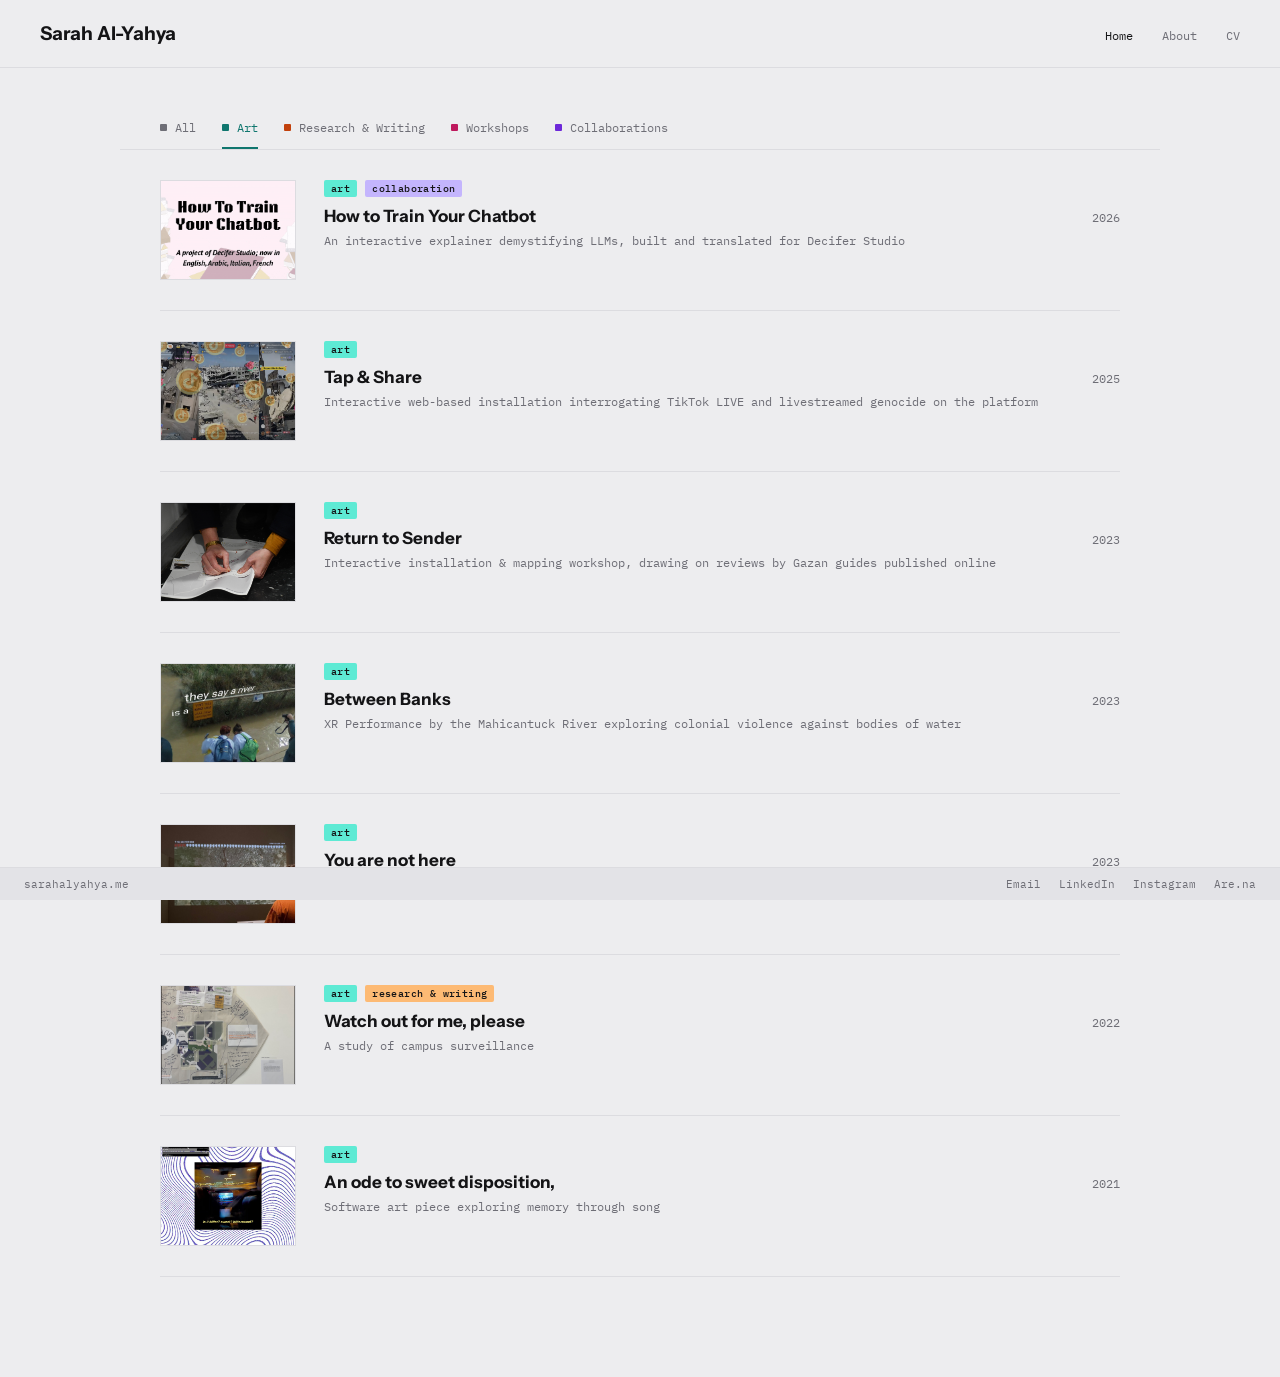
<file: index.html>
<!DOCTYPE html>
<html lang="en">
<head>
<meta charset="UTF-8">
<meta name="viewport" content="width=device-width, initial-scale=1.0">
<meta property="og:type" content="website">
<meta property="og:title" content="Sarah Al-Yahya">
<meta property="og:image" content="https://sarahalyahya.me/assets/websitePreview.png">
<meta property="og:url" content="https://sarahalyahya.me/">
<title>Sarah Al-Yahya</title>
<!-- <link rel="preconnect" href="https://fonts.googleapis.com">
<link href="https://fonts.googleapis.com/css2?family=Space+Grotesk:wght@400;500;700&family=IBM+Plex+Mono:wght@400;500&display=swap" rel="stylesheet"> -->
<link rel="icon" href="assets/favicon-16x16.ico">
<link rel="preconnect" href="https://fonts.googleapis.com">
<link rel="preconnect" href="https://fonts.gstatic.com" crossorigin>
<link href="https://fonts.googleapis.com/css2?family=Instrument+Sans:ital,wght@0,400..700;1,400..700&family=IBM+Plex+Mono:wght@400;500&display=swap" rel="stylesheet">
<link rel="stylesheet" href="css/style.css">
</head>
<body>

<!-- <div class="kicker">Research &amp; Practice Archive — Amman, Jordan</div> -->

<header>
  <div class="wordmark">Sarah Al-Yahya</div>
  <nav>
    <a href="index.html" class="active">Home</a>
    <a href="about.html">About</a>
    <a href="assets/AlYahya_Resume_Summer26.pdf" target="_blank">CV</a>
  </nav>
</header>

<!-- <div class="hero">
  <h1>Researcher and creative technologist working across <span class="hl">art, writing, and pedagogy</span> — centered on digital culture in Palestine and the SWANA region.</h1>

</div> -->

<div class="filters">
  <button data-filter="all"><span class="dotkey"></span>All</button>
  <button class="active"  data-filter="art"><span class="dotkey"></span>Art</button>
  <button data-filter="research-writing"><span class="dotkey"></span>Research & Writing</button>
  <button data-filter="workshops"><span class="dotkey"></span>Workshops</button>
  <button data-filter="collaborations"><span class="dotkey"></span>Collaborations</button>

</div>

<ul class="index-list" id="indexList">

  <!-- <li><a class="entry" href="projects/wilding-knowledge.html" data-categories="collaborations" data-primary="collaborations" data-slug="/wilding-knowledge">
    <div class="thumb"><div class="thumb-pending">image on file</div><div class="crop tl"></div><div class="crop tr"></div><div class="crop bl"></div><div class="crop br"></div></div>
    <div class="entry-body">
      <div class="entry-topline"><span class="entry-tag" data-cat="collaborations">collaboration</span></div>
      <div class="entry-head"><h2 class="entry-title">Wilding Knowledge</h2><span class="entry-year">2026</span></div>
      <div class="entry-meta">Festival Track Co-Curation — Mozilla Festival</div>
       <p class="entry-desc">Co-curated a track centering community-developed alternative technologies rooted in local and intergenerational knowledge.</p>
    </div>
  </a></li> -->

    <li><a class="entry" href="https://disjunctionsmag.com/articles/delivery-app-heroes/" target="_blank" data-categories="research-writing" data-primary="research-writing" data-slug="/delivery-app-hereos">
    <div class="thumb"><img src="assets/delivery-cover.webp" alt="" style="object-position: 20% 80%;"><div class="crop tl"></div><div class="crop tr"></div><div class="crop bl"></div><div class="crop br"></div></div>
    <div class="entry-body">
      <div class="entry-topline"><span class="entry-tag" data-cat="research-writing">research & writing</span></div>
      <div class="entry-head"><h2 class="entry-title">Delivery App Heroes: Gig Work in Times of Crisis</h2><span class="entry-year">2026</span></div>
      <div class="entry-meta">Essay in Disjunctions Magazine on delivery rider heroification on social media</div>
    </div>
  </a></li>

   <li><a class="entry" href="https://howtotrainyourchatbot.com/" target="_blank" data-categories="art collaborations" data-primary="art" data-slug="/how-to-train-your-chatbot">
    <div class="thumb"><img src="assets/howtotrain-cover.gif" style="object-position:top;" alt=""><div class="crop tl"></div><div class="crop tr"></div><div class="crop bl"></div><div class="crop br"></div></div>
    <div class="entry-body">
      <div class="entry-topline">

        <span class="entry-tag" data-cat="art">art</span>
        <span class="entry-tag" data-cat="collaborations">collaboration</span>
      </div>
      <div class="entry-head"><h2 class="entry-title">How to Train Your Chatbot</h2><span class="entry-year">2026</span></div>
      <div class="entry-meta">An interactive explainer demystifying LLMs, built and translated for Decifer Studio </div>
      <!-- <p class="entry-desc">An interactive explainer demystifying how large language models work, built for Decifer Studio</p> -->
    </div>
  </a></li>



  <li><a class="entry" href="https://etherport.org/publications/inc/Tactical_Media_Reader/chapters/witnessing-gaza-on-tiktok-live.html" target="_blank" data-categories="research-writing" data-primary="research-writing" data-slug="/witnessing-gaza-on-tiktok-live">
    <div class="thumb"><img src="assets/witnessing-cover.jpeg" alt="" style="object-position: 20% 80%;"><div class="crop tl"></div><div class="crop tr"></div><div class="crop bl"></div><div class="crop br"></div></div>
    <div class="entry-body">
      <div class="entry-topline"><span class="entry-tag" data-cat="research-writing">research & writing</span></div>
      <div class="entry-head"><h2 class="entry-title">Witnessing Gaza on TikTok LIVE</h2><span class="entry-year">2026</span></div>
      <div class="entry-meta">Chapter in <i>Fragments of Tactical Media</i>, published by The Institute of Network Cultures</div>
      <!-- <p class="entry-desc">Written contribution on livestreaming, platform bias, and witnessing under siege.</p> -->
    </div>
  </a></li>

   <li><a class="entry" href="https://daratalfunun.org/?event=attentive-listening-as-a-practice&lang=en" target="_blank" data-categories="workshops  collaborations" data-primary="workshops" data-slug="/attentive-listening">
    <div class="thumb"><img src="assets/attentive-listening-cover.jpg" alt=""><div class="crop tl"></div><div class="crop tr"></div><div class="crop bl"></div><div class="crop br"></div></div>
    <div class="entry-body">
      <div class="entry-topline">
        <span class="entry-tag" data-cat="workshops">workshop</span>
        <!-- <span class="entry-tag" data-cat="research-writing">research & writing</span> -->
        <span class="entry-tag" data-cat="collaborations">collaboration</span>
      </div>
      <div class="entry-head"><h2 class="entry-title">Attentive Listening as a Practice</h2><span class="entry-year">2026</span></div>
      <div class="entry-meta">A writing and listening workshop co-facilitated at Darat al Funun, Amman</div>
      <!-- <p class="entry-desc">A writing workshop exploring listening as method and practice.</p> -->
    </div>
  </a></li>

  <!-- <li><a class="entry" href="projects/where-my-street-remains.html" data-categories="collaborations art" data-primary="collaborations" data-slug="/where-my-street-remains">
    <div class="thumb"><div class="thumb-pending">image on file</div><div class="crop tl"></div><div class="crop tr"></div><div class="crop bl"></div><div class="crop br"></div></div>
    <div class="entry-body">
      <div class="entry-topline">

        <span class="entry-tag" data-cat="collaborations">collaboration</span>
        <span class="entry-tag" data-cat="art">art</span>
        <span class="entry-tag status-tag">in progress</span>
      </div>
      <div class="entry-head"><h2 class="entry-title">Where My Street Remains</h2><span class="entry-year">2026</span></div>
      <div class="entry-meta">Developer &amp; Co-Creator — Creative Industries Fund NL × CIHA</div>
      <p class="entry-desc">An interactive documentary on community memory in Gaza, supported by the Stimuleringsfonds Creatieve Industrie.</p>
    </div>
  </a></li> -->

   <li><a class="entry" href="projects/tap-and-share.html" data-categories="art" data-primary="art" data-slug="/tap-and-share">
    <div class="thumb"><img src="assets/tapnshare-cover.png" alt="Tap and Share installation tent with monitors and neon lighting"><div class="crop tl"></div><div class="crop tr"></div><div class="crop bl"></div><div class="crop br"></div></div>
    <div class="entry-body">
      <div class="entry-topline"><span class="entry-tag" data-cat="art">art</span></div>
      <div class="entry-head"><h2 class="entry-title">Tap &amp; Share</h2><span class="entry-year">2025</span></div>
      <div class="entry-meta">Interactive web-based installation interrogating TikTok LIVE and livestreamed genocide on the platform</div>
      <!-- <p class="entry-desc">Examines how the livestreamed genocide in Gaza is presented on TikTok LIVE, and the tension between a gamified platform and the realities of war.</p> -->
    </div>
  </a></li>

  <li><a class="entry" href="https://sfpc.study/sessions/summer-25/to-the-streets" target="_blank" data-categories="workshops collaborations" data-primary="workshops" data-slug="/sfpc-website">
    <div class="thumb"><img src="assets/tts-cover.gif" alt=""><div class="crop tl"></div><div class="crop tr"></div><div class="crop bl"></div><div class="crop br"></div></div>
    <div class="entry-body">
      <div class="entry-topline">

        <span class="entry-tag" data-cat="workshops">workshop</span>
        <span class="entry-tag" data-cat="collaborations">collaboration</span>
      </div>
      <div class="entry-head"><h2 class="entry-title">TO THE STREETS!</h2><span class="entry-year">2024–2025</span></div>
      <div class="entry-meta">Assistant teacher and workshop leader for the School for Poetic Computation</div>
      <!-- <p class="entry-desc">Managed course logistics and office hours, and supported curriculum design by curating guest speakers and course materials for a project-based course.</p> -->
    </div>
  </a></li>



  <!-- <li><a class="entry" href="projects/web-design-foundations.html" data-categories="workshops" data-primary="workshops" data-slug="/web-design-foundations">
    <div class="thumb"><div class="thumb-pending">image on file</div><div class="crop tl"></div><div class="crop tr"></div><div class="crop bl"></div><div class="crop br"></div></div>
    <div class="entry-body">
      <div class="entry-topline"><span class="entry-tag" data-cat="workshops">workshop</span></div>
      <div class="entry-head"><h2 class="entry-title">Web Design Foundations</h2><span class="entry-year">2025–2026</span></div>
      <div class="entry-meta">Course Design &amp; Instruction — German Jordanian University</div>
      <p class="entry-desc">A foundational curriculum in HTML, CSS, responsive design, and accessibility for students with no prior coding background.</p>
    </div>
  </a></li> -->



  <li class="entry" data-categories="research-writing" data-primary="research-writing" data-slug="/home">
    <div class="thumb"><img src="assets/threedays-cover.png"><div class="crop tl"></div><div class="crop tr"></div><div class="crop bl"></div><div class="crop br"></div></div>
    <div class="entry-body">
        <div class="entry-topline"><span class="entry-tag" data-cat="research-writing">research & writing</span></div>
        <div class="entry-head">
            <h2 class="entry-title"><a href="https://forensic-architecture.org/investigation/three-days-at-al-azhar-university" target="_blank">Three Days at AlAzhar University</a></h2>
            <span class="entry-year">2024</span>
        </div>
        <div class="entry-meta">Research contributions to Forensic Architecture's <i>Three Days at AlAzhar University</i></div>
    </div>
</li>

  <li><a class="entry" href="https://visualizingpalestine.org/book/" target="_blank" data-categories="research-writing" data-primary="research-writing" data-slug="/visualizing-palestine">
    <div class="thumb"><img src="assets/vp-cover.jpg" alt="" style="object-position: 20% 90%;"><div class="crop tl"></div><div class="crop tr"></div><div class="crop bl"></div><div class="crop br"></div></div>
    <div class="entry-body">
      <div class="entry-topline"><span class="entry-tag" data-cat="research-writing">research & writing</span></div>
      <div class="entry-head"><h2 class="entry-title">Visualizing Palestine: A Chronicle of Colonialism</h2><span class="entry-year">2024</span></div>
      <div class="entry-meta">Research contributions to selected data visualizations</div>
      <!-- <p class="entry-desc">Research contributions to selected infographics on colonialism and the struggle for liberation.</p> -->
    </div>
  </a></li>

  <li><a class="entry" href="projects/return-to-sender.html" data-categories="art" data-primary="art" data-slug="/return-to-sender">
    <div class="thumb"><img src="assets/returntosender-cover.png"><div class="crop tl"></div><div class="crop tr"></div><div class="crop bl"></div><div class="crop br"></div></div>
    <div class="entry-body">
      <div class="entry-topline"><span class="entry-tag" data-cat="art">art</span></div>
      <div class="entry-head"><h2 class="entry-title">Return to Sender</h2><span class="entry-year">2023</span></div>
      <div class="entry-meta">Interactive installation & mapping workshop, drawing on reviews by Gazan guides published online</div>
      <!-- <p class="entry-desc">Sorting years of undelivered mail from the Gaza Strip, mapping ordinary lives in the Strip prior to its destruction.</p> -->
    </div>
  </a></li>

   <li><a class="entry" href="projects/between-banks.html" data-categories="art" data-primary="art" data-slug="/between-banks">
    <div class="thumb"><img src="assets/betweenbanks-cover.PNG" ><div class="crop tl"></div><div class="crop tr"></div><div class="crop bl"></div><div class="crop br"></div></div>
    <div class="entry-body">
      <div class="entry-topline"><span class="entry-tag" data-cat="art">art</span></div>
      <div class="entry-head"><h2 class="entry-title">Between Banks</h2><span class="entry-year">2023</span></div>
      <div class="entry-meta">XR Performance by the Mahicantuck River exploring colonial violence against bodies of water </div>
    </div>
  </a></li>

  <li><a class="entry" href="projects/you-are-not-here.html" data-categories="art" data-primary="art" data-slug="/you-are-not-here">
    <div class="thumb"><img src="assets/yanh-cover.jpg" ><div class="crop tl"></div><div class="crop tr"></div><div class="crop bl"></div><div class="crop br"></div></div>
    <div class="entry-body">
      <div class="entry-topline"><span class="entry-tag" data-cat="art">art</span></div>
      <div class="entry-head"><h2 class="entry-title">You are not here</h2><span class="entry-year">2023</span></div>
      <div class="entry-meta"> A durational counter-mapping installation</div>
      <!-- <p class="entry-desc">A pin-based mapping installation reconstructing spatial narratives from first-hand testimony.</p> -->
    </div>
  </a></li>

   <li><a class="entry" href="projects/watch-out-for-me.html" data-categories="art" data-primary="art" data-slug="/watch-out-for-me">
    <div class="thumb"><img src="assets/watchoutforme-cover.png" ><div class="crop tl"></div><div class="crop tr"></div><div class="crop bl"></div><div class="crop br"></div></div>
    <div class="entry-body">
      <div class="entry-topline"><span class="entry-tag" data-cat="art">art</span>  <span class="entry-tag" data-cat="research-writing">research & writing</span></div>


      <div class="entry-head"><h2 class="entry-title">Watch out for me, please</h2><span class="entry-year">2022</span></div>
      <div class="entry-meta">A study of campus surveillance</div>
    </div>
  </a></li>

   <li><a class="entry" href="projects/an-ode-to-sweet-disposition.html" data-categories="art" data-primary="art" data-slug="/an-ode-to-sweet-disposition">
    <div class="thumb"><img src="assets/anode-cover.jpg" ><div class="crop tl"></div><div class="crop tr"></div><div class="crop bl"></div><div class="crop br"></div></div>
    <div class="entry-body">
      <div class="entry-topline"><span class="entry-tag" data-cat="art">art</span></div>
      <div class="entry-head"><h2 class="entry-title">An ode to sweet disposition,</h2><span class="entry-year">2021</span></div>
      <div class="entry-meta">Software art piece exploring memory through song</div>
    </div>
  </a></li>





  <!-- <li><a class="entry" href="projects/three-days.html" data-categories="research-writing art" data-primary="research-writing" data-slug="/three-days-at-alAzhar-university">
    <div class="thumb"><img src="assets/threedays-cover.png" ><div class="crop tl"></div><div class="crop tr"></div><div class="crop bl"></div><div class="crop br"></div></div>
    <div class="entry-body">
      <div class="entry-topline"><span class="entry-tag" data-cat="research-writing">research & writing</span><span class="entry-tag" data-cat="art">art</span></div>
      <div class="entry-head"><h2 class="entry-title">Three Days at AlAzhar University</h2><span class="entry-year">2024</span></div>
<div class="entry-meta">Research contributions to Forensic Architecture's <a href="https://forensic-architecture.org/investigation/three-days-at-al-azhar-university">Three Days at Al-Azhar University</a></div>
</li> -->


</ul>

<div class="status-bar">
  <div class="path">sarahalyahya.me<span id="slugText"></span></div>
  <div class="status-links">
    <a href="mailto:sarahalyahya18@gmail.com">Email</a>
    <a href="https://www.linkedin.com/in/sarah-al-yahya/" target="_blank" rel="noopener">LinkedIn</a>
    <a href="https://www.instagram.com/sarah_alyahya/" target="_blank" rel="noopener">Instagram</a>
    <a href="https://www.are.na/twtwtwtwt" target="_blank" rel="noopener">Are.na</a>
  </div>
</div>

<script src="js/main.js"></script>
</body>
</html>
</file>
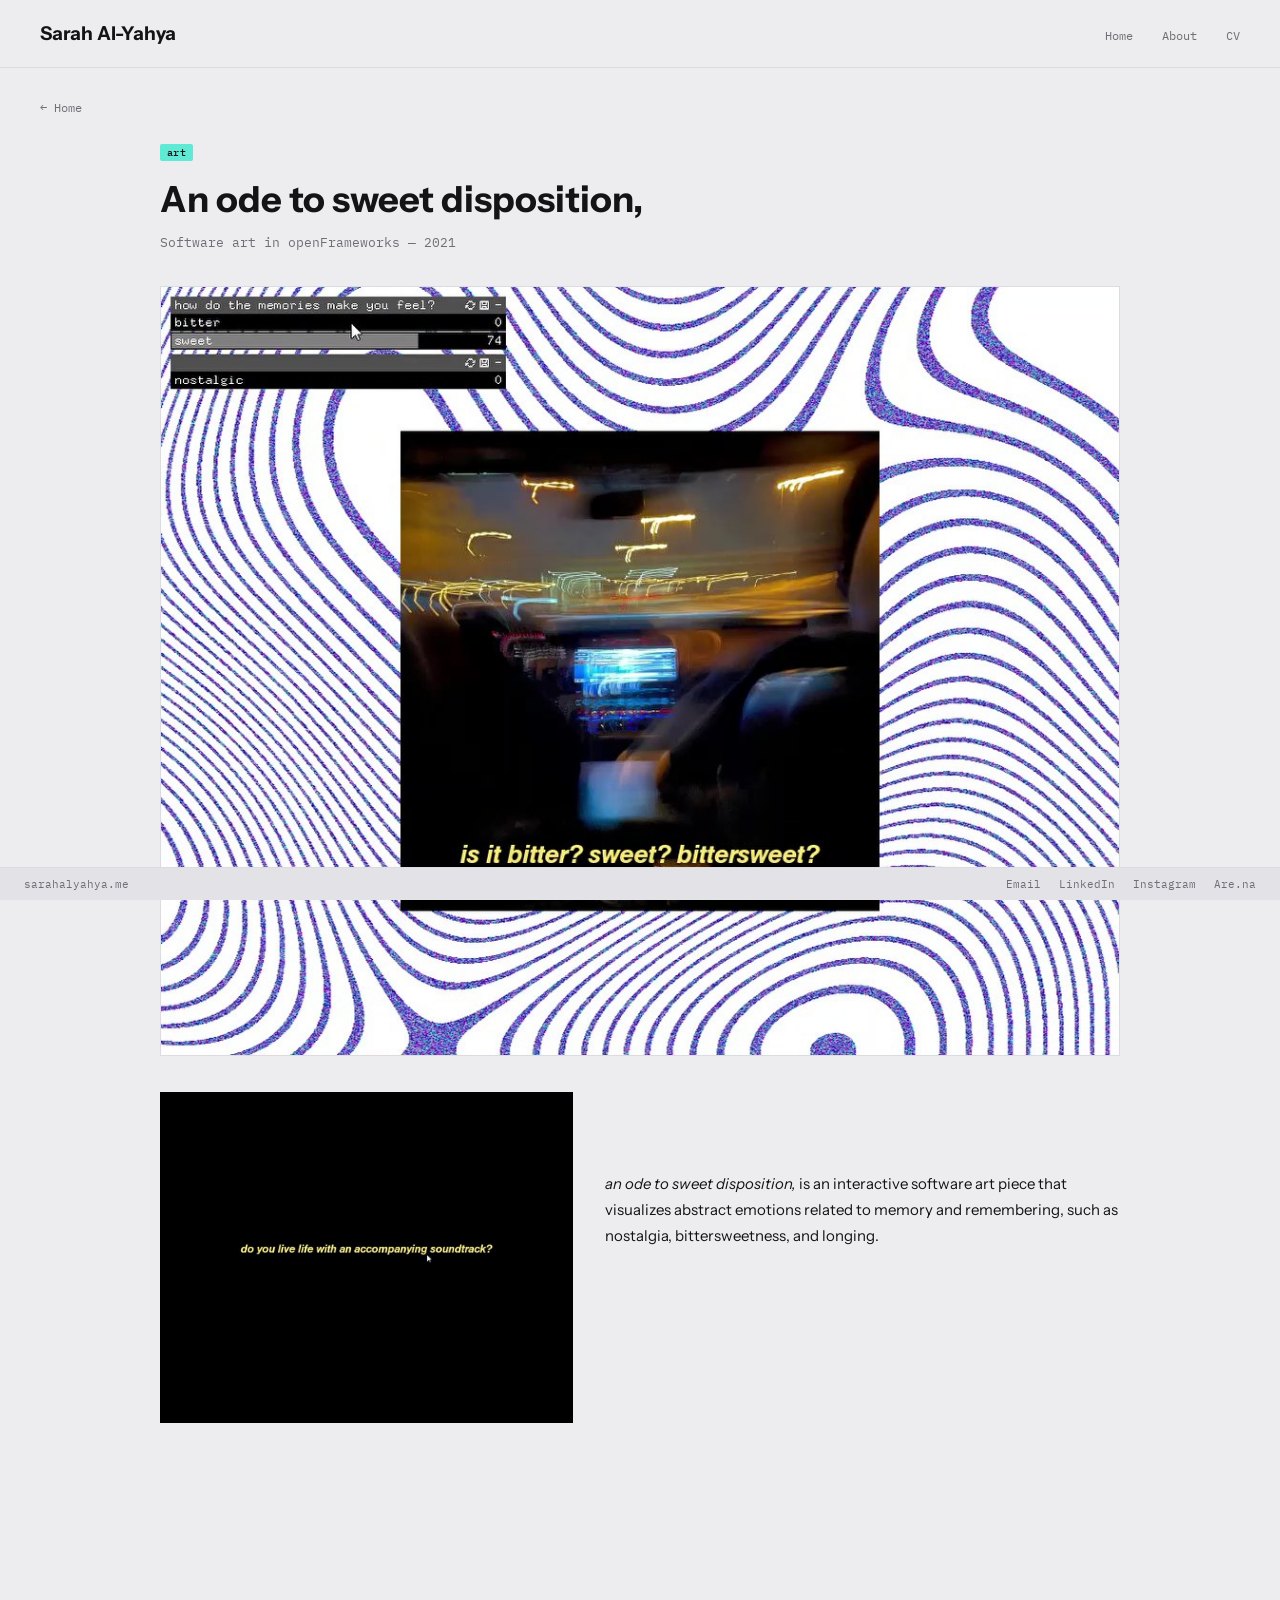
<file: projects/an-ode-to-sweet-disposition.html>
<!DOCTYPE html>
<html lang="en">
<head>
<meta charset="UTF-8">
<meta name="viewport" content="width=device-width, initial-scale=1.0">
<title>An ode to sweet disposition, — Sarah Al-Yahya</title>
<link rel="icon" href="../assets/favicon-16x16.ico">
<link rel="preconnect" href="https://fonts.googleapis.com">
<link href="https://fonts.googleapis.com/css2?family=Instrument+Sans:ital,wght@0,400..700;1,400..700&family=IBM+Plex+Mono:wght@400;500&display=swap" rel="stylesheet">
<link rel="stylesheet" href="../css/style.css">
</head>
<body>



<header>
  <div class="wordmark">Sarah Al-Yahya</div>
  <nav>
    <a href="../index.html">Home</a>
    <a href="../about.html">About</a>
    <a href="../assets/AlYahya_Resume_Summer26.pdf" target="_blank">CV</a>
  </nav>
</header>

<a class="back-link" href="../index.html">&larr; Home</a>

<div class="detail">
  <div class="entry-topline">
   
    <span class="entry-tag" data-cat="art">art</span>

  </div>
  <h1 class="title">An ode to sweet disposition,</h1>
  <div class="meta-line">Software art in openFrameworks <span class="year">2021</span></div>
</div>


<div class="hero-frame" data-primary="art">
  <div class="frame-block">
    <div class="frame-inner">
      <img src="../assets/ao2sd/ao2sd_0.jpg" alt="">
    </div>
  </div>
</div>


<div class="detail artwork-detail">
   <div class="frame-block">
    <div class="frame-inner">
      <img src="../assets/ao2sd/ao2sd_1.jpg"  style="width: 100%;" alt="" >
    </div>
  </div>
  <div class="body-text">
    <br><br><br>
    <p><i>an ode to sweet disposition,</i> is an interactive software art piece that visualizes abstract emotions related to memory and remembering, such as nostalgia, bittersweetness, and longing.</p>
    
</div>
</div>

<div class="detail artwork-detail">
   
<div class="frame-block">
    <div class="frame-inner">
      <iframe width="560" height="315" src="https://www.youtube.com/embed/ZKo50C-Dbmk?si=4kDnCQ436De0UrUb&amp;controls=0" title="YouTube video player" frameborder="0" allow="accelerometer; autoplay; clipboard-write; encrypted-media; gyroscope; picture-in-picture; web-share" referrerpolicy="strict-origin-when-cross-origin" allowfullscreen></iframe>
    </div>
  </div>
</div>





<div class="pager">
  <!-- <a href="visualizing-palestine.html">&larr; Visualizing Palestine: A Chronicle of Colonialism</a>
  <a class="next" href="you-are-not-here.html">You Are Not Here &rarr;</a> -->
</div>


<div class="status-bar">
  <div class="path">sarahalyahya.me<span id="slugText"></span></div>
  <div class="status-links">
    <a href="mailto:sarahalyahya18@gmail.com">Email</a>
    <a href="https://www.linkedin.com/in/sarah-al-yahya/" target="_blank" rel="noopener">LinkedIn</a>
    <a href="https://www.instagram.com/sarah_alyahya/" target="_blank" rel="noopener">Instagram</a>
    <a href="https://www.are.na/twtwtwtwt" target="_blank" rel="noopener">Are.na</a>
  </div>
</div>

<script src="../js/main.js"></script>
</body>
</html>
</file>
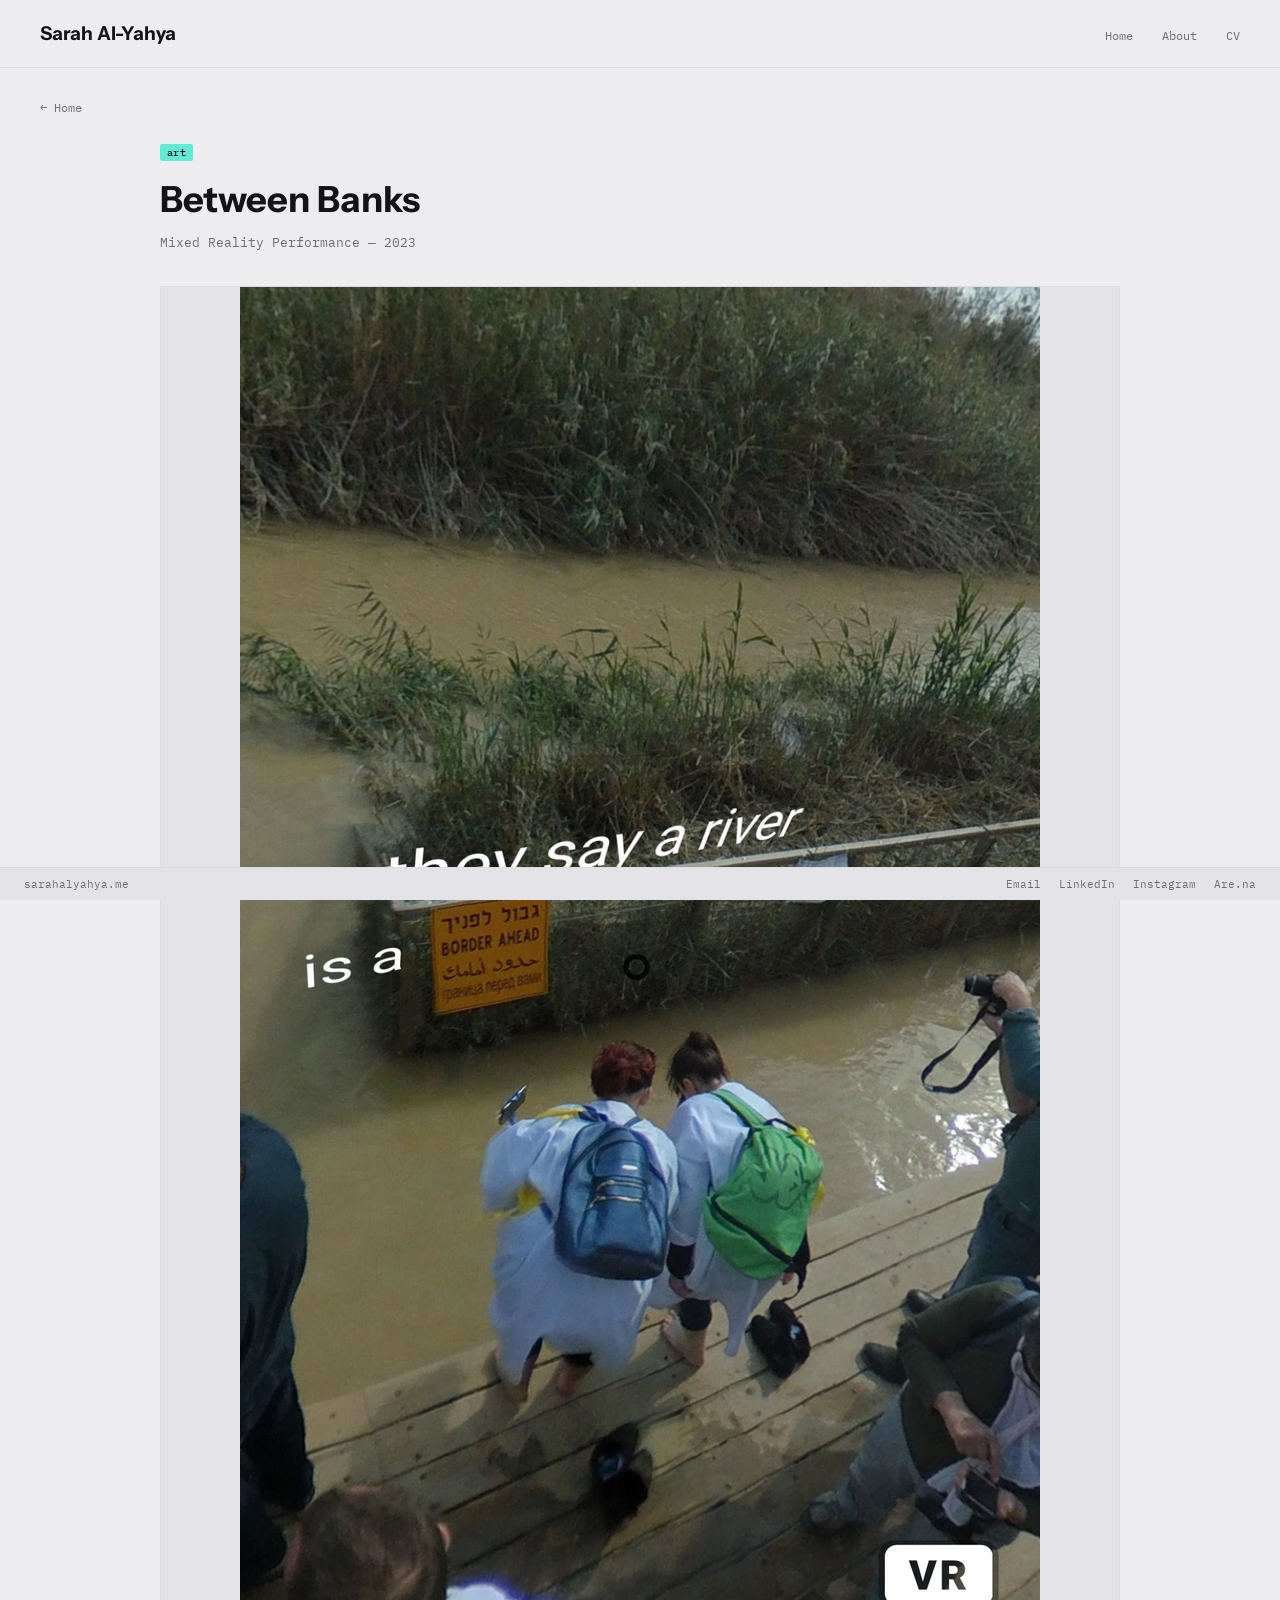
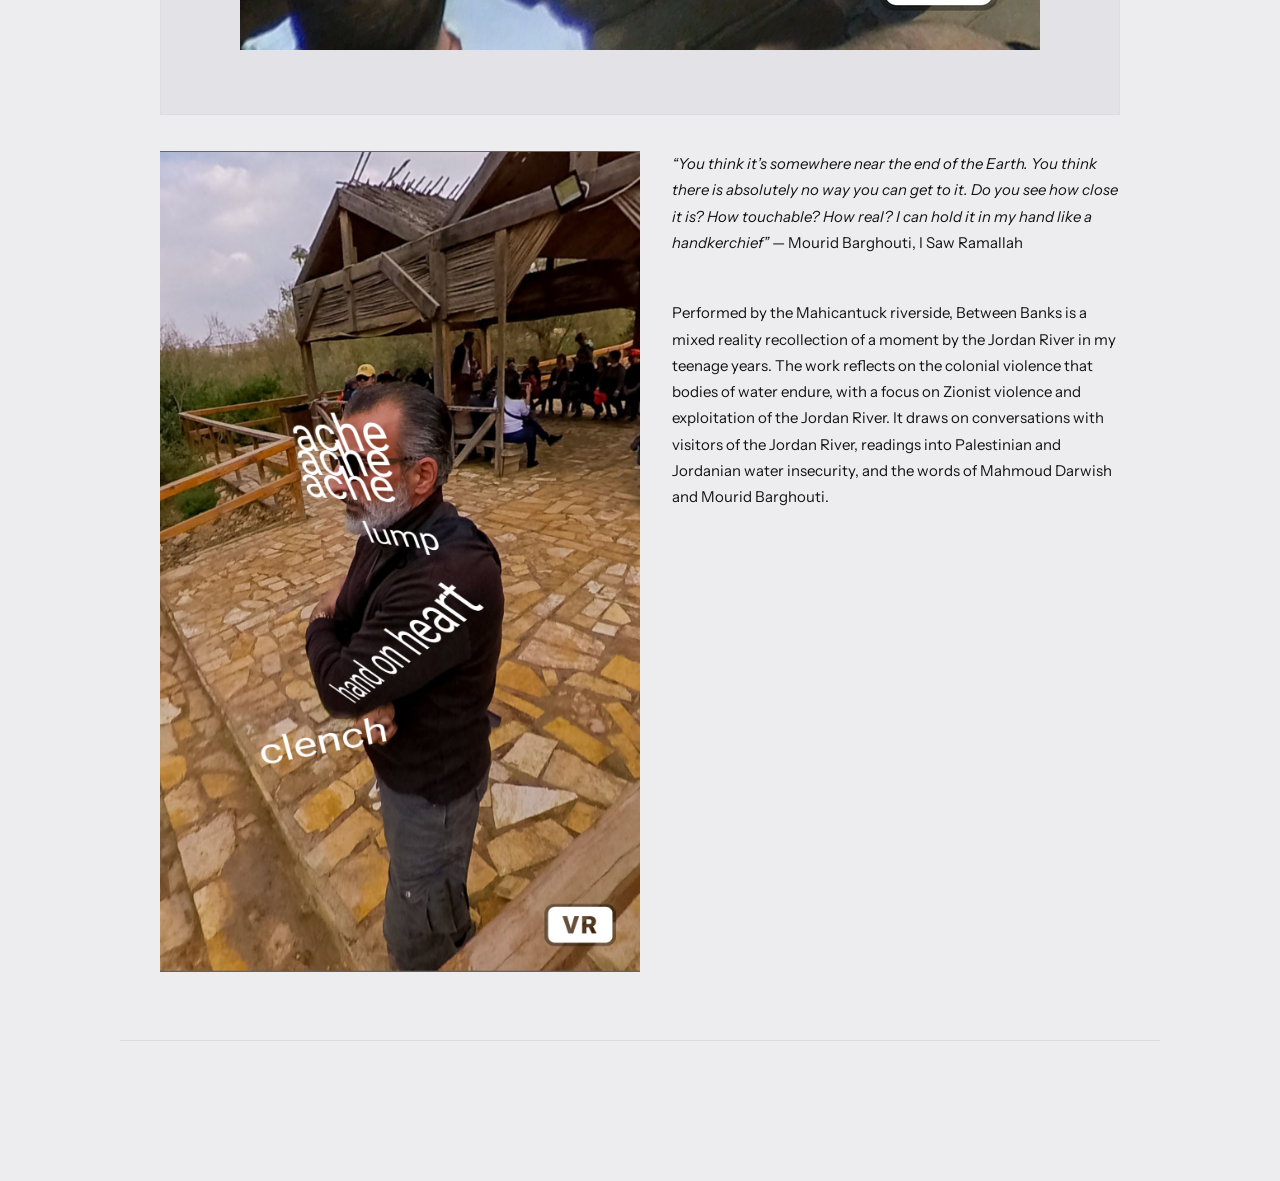
<file: projects/between-banks.html>
<!DOCTYPE html>
<html lang="en">
<head>
<meta charset="UTF-8">
<meta name="viewport" content="width=device-width, initial-scale=1.0">
<title>Between Banks — Sarah Al-Yahya</title>
<link rel="icon" href="../assets/favicon-16x16.ico">
<link rel="preconnect" href="https://fonts.googleapis.com">
<link href="https://fonts.googleapis.com/css2?family=Instrument+Sans:ital,wght@0,400..700;1,400..700&family=IBM+Plex+Mono:wght@400;500&display=swap" rel="stylesheet">
<link rel="stylesheet" href="../css/style.css">
</head>
<body>



<header>
  <div class="wordmark">Sarah Al-Yahya</div>
  <nav>
    <a href="../index.html">Home</a>
    <a href="../about.html">About</a>
    <a href="../assets/AlYahya_Resume_Summer26.pdf" target="_blank">CV</a>
  </nav>
</header>

<a class="back-link" href="../index.html">&larr; Home</a>

<div class="detail">
  <div class="entry-topline">
   
    <span class="entry-tag" data-cat="art">art</span>
  </div>
  <h1 class="title">Between Banks</h1>
  <div class="meta-line">Mixed Reality Performance <span class="year">2023</span></div>
</div>

<div class="hero-frame" data-primary="art">
  <div class="frame-block">
    <div class="frame-inner">
      <img src="../assets/betweenbanks-cover.PNG" alt="" style="width: auto; margin: 0 auto; height: 70%;">
      <div class="crop tl"></div><div class="crop tr"></div><div class="crop bl"></div><div class="crop br"></div>
    </div>
  </div>
</div>

<div class="detail artwork-detail">
   <div class="frame-block">
    <div class="frame-inner">
      <img src="../assets/bb/bb_1.PNG" class="artwork-detail-img" alt="" >
      <div class="crop tl"></div><div class="crop tr"></div><div class="crop bl"></div><div class="crop br"></div>
    </div>
  </div>
  <div class="body-text">
    <p><i>“You think it’s somewhere near the end of the Earth. You think there is absolutely no way you can get to it. Do you see how close it is? How touchable? How real? I can hold it in my hand like a handkerchief” </i> — Mourid Barghouti, I Saw Ramallah</p>
    <br>
    <p>Performed by the Mahicantuck riverside, Between Banks is a mixed reality recollection of a moment by the Jordan River in my teenage years.

The work reflects on the colonial violence that bodies of water endure, with a focus on Zionist violence and exploitation of the Jordan River. It draws on conversations with visitors of the Jordan River, readings into  Palestinian and Jordanian water insecurity, and the words of Mahmoud Darwish and Mourid Barghouti.</p>
</div>

 
</div>



<div class="pager">
  <!-- <a href="visualizing-palestine.html">&larr; Visualizing Palestine: A Chronicle of Colonialism</a>
  <a class="next" href="you-are-not-here.html">You Are Not Here &rarr;</a> -->
  <br>
</div>


<div class="status-bar">
  <div class="path">sarahalyahya.me<span id="slugText"></span></div>
  <div class="status-links">
    <a href="mailto:sarahalyahya18@gmail.com">Email</a>
    <a href="https://www.linkedin.com/in/sarah-al-yahya/" target="_blank" rel="noopener">LinkedIn</a>
    <a href="https://www.instagram.com/sarah_alyahya/" target="_blank" rel="noopener">Instagram</a>
    <a href="https://www.are.na/twtwtwtwt" target="_blank" rel="noopener">Are.na</a>
  </div>
</div>

<script src="../js/main.js"></script>
</body>
</html>
</file>
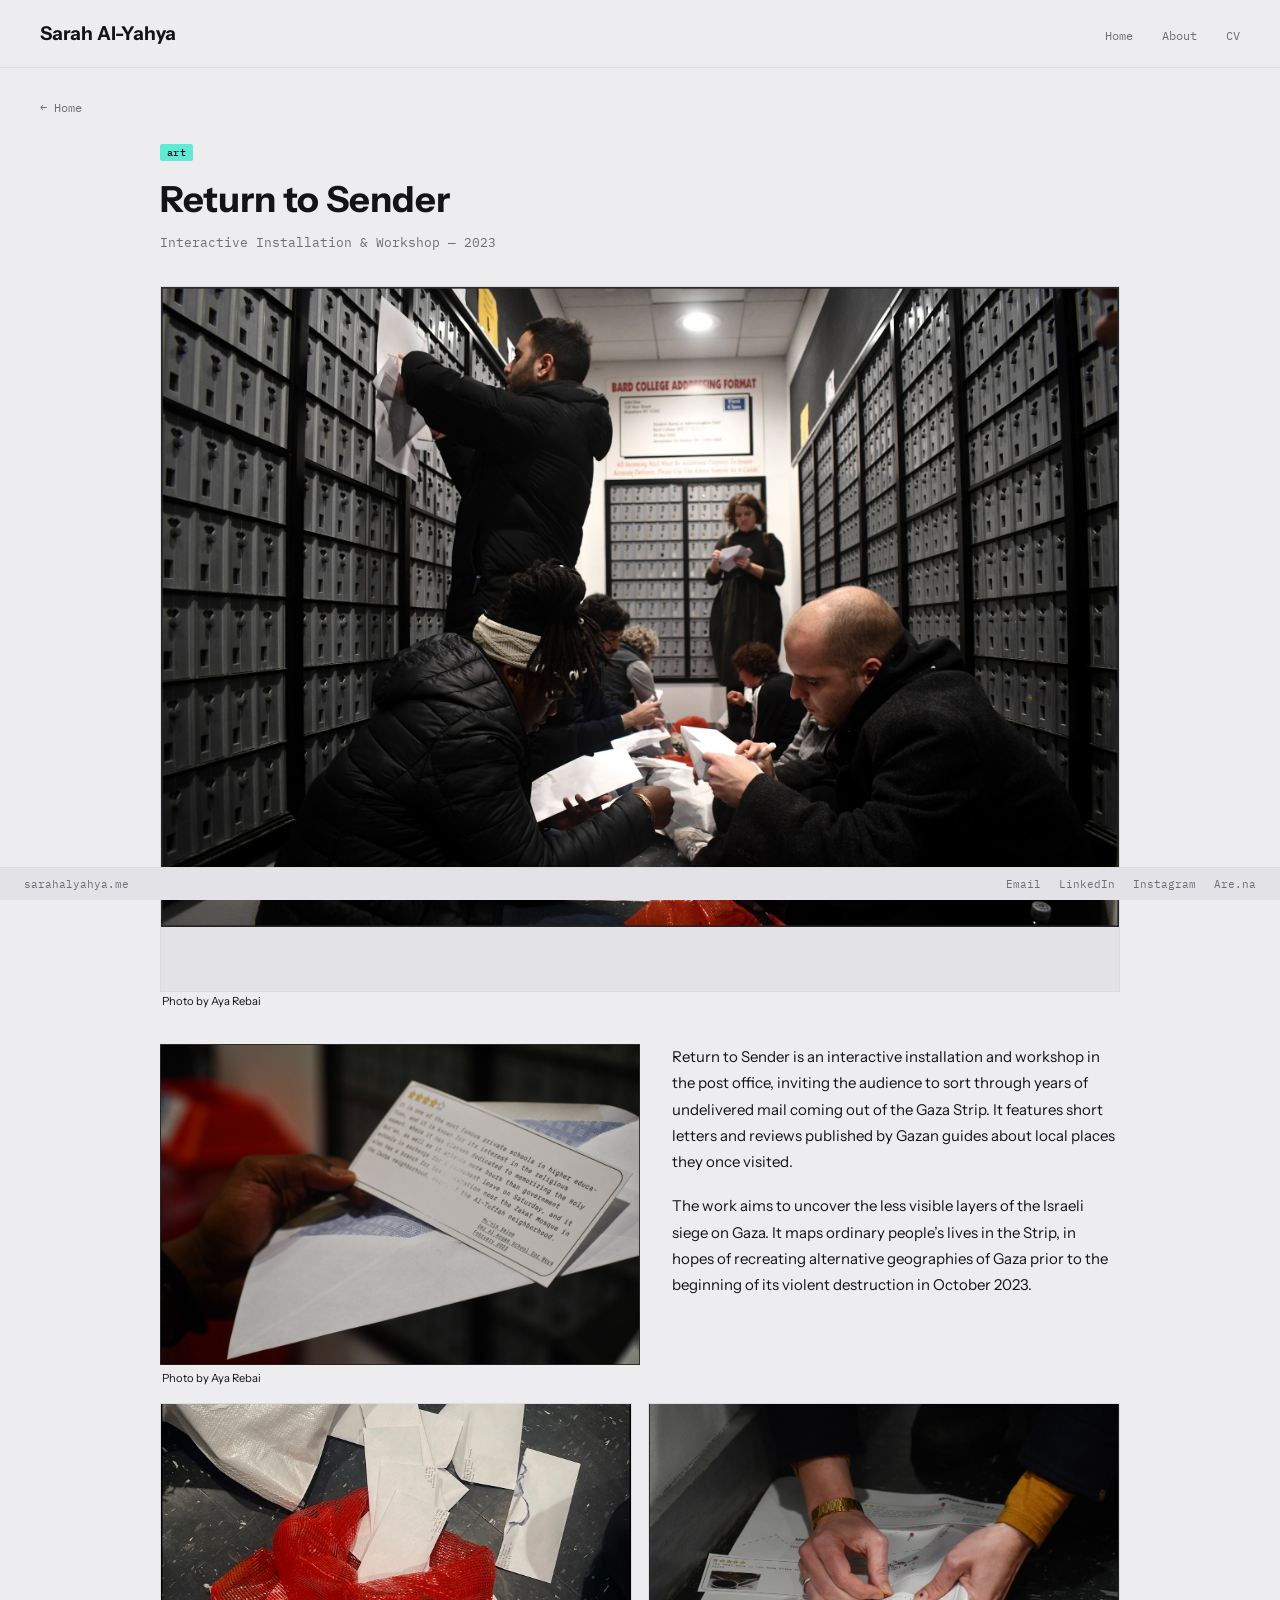
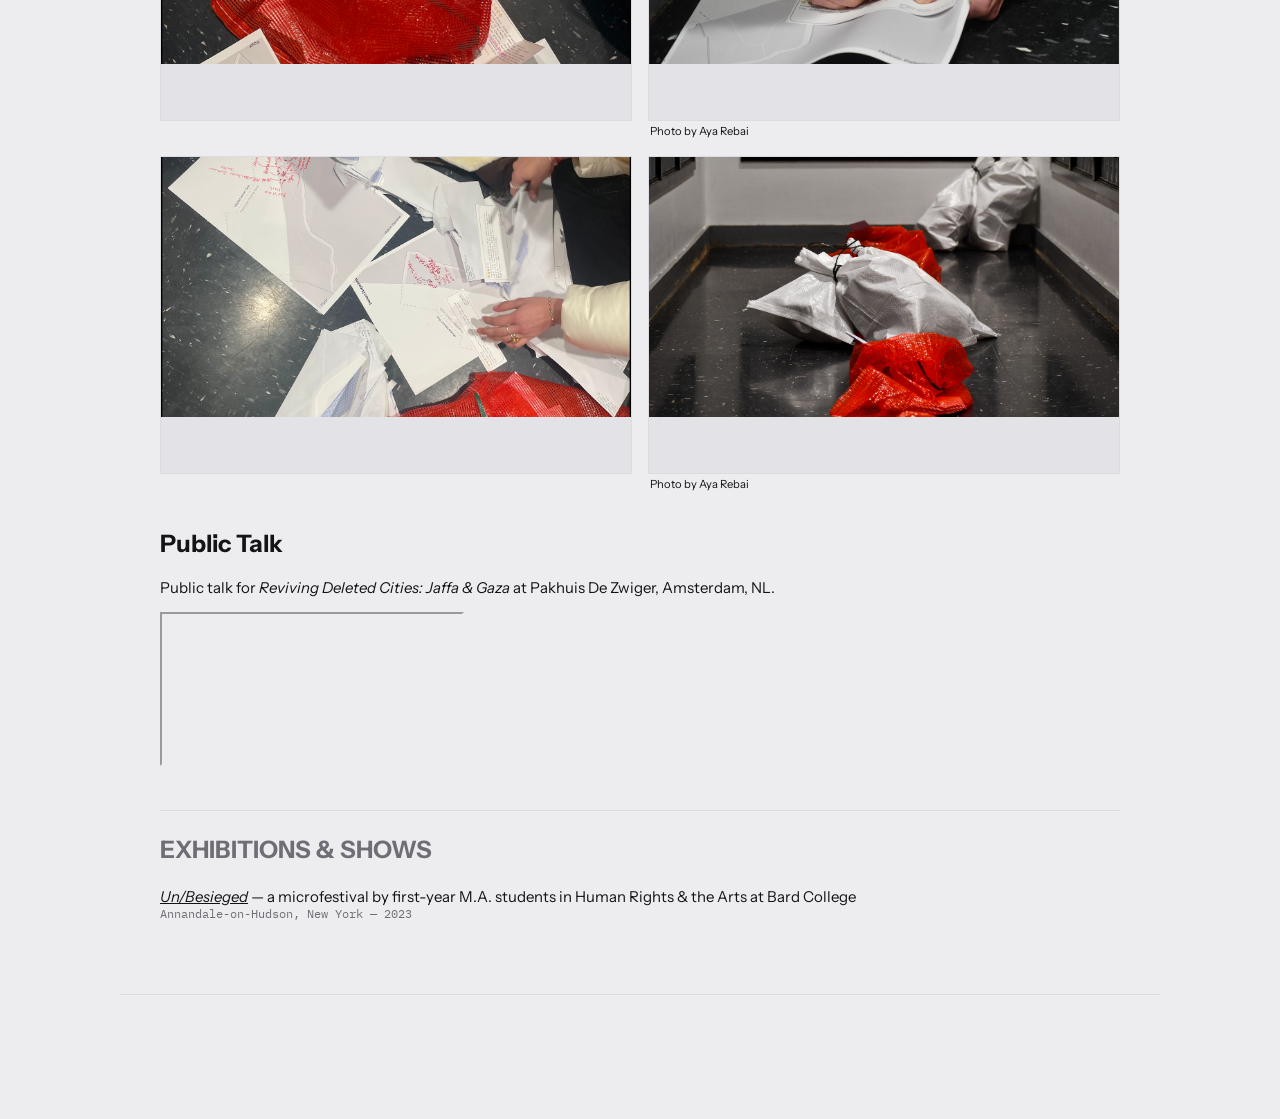
<file: projects/return-to-sender.html>
<!DOCTYPE html>
<html lang="en">
<head>
<meta charset="UTF-8">
<meta name="viewport" content="width=device-width, initial-scale=1.0">
<title>Return to Sender — Sarah Al-Yahya</title>
<link rel="icon" href="../assets/favicon-16x16.ico">
<link rel="preconnect" href="https://fonts.googleapis.com">
<link href="https://fonts.googleapis.com/css2?family=Instrument+Sans:ital,wght@0,400..700;1,400..700&family=IBM+Plex+Mono:wght@400;500&display=swap" rel="stylesheet">
<link rel="stylesheet" href="../css/style.css">
</head>
<body>



<header>
  <div class="wordmark">Sarah Al-Yahya</div>
  <nav>
    <a href="../index.html">Home</a>
    <a href="../about.html">About</a>
    <a href="../assets/AlYahya_Resume_Summer26.pdf" target="_blank">CV</a>  </nav>
</header>

<a class="back-link" href="../index.html">&larr; Home</a>

<div class="detail">
  <div class="entry-topline">
   
    <span class="entry-tag" data-cat="art">art</span>
  </div>
  <h1 class="title">Return to Sender</h1>
  <div class="meta-line">Interactive Installation &amp; Workshop <span class="year">2023</span></div>
</div>

<div class="hero-frame" data-primary="art">
  <div class="frame-block">
    <div class="frame-inner">
      <img src="../assets/R2S/R2S_0.png" alt="Participants sorting undelivered mail in a post office installation">
      <div class="crop tl"></div><div class="crop tr"></div><div class="crop bl"></div><div class="crop br"></div>
    </div>
    <div class="frame-caption">Photo by Aya Rebai</div>
  </div>
</div>

<div class="detail artwork-detail">
   <div class="frame-block">
    <div class="frame-inner">
      <img src="../assets/R2S/R2S_1.png" class="artwork-detail-img" alt="A hand holding a postcard-style review of a Gazan school, pulled from an envelope">
      <div class="crop tl"></div><div class="crop tr"></div><div class="crop bl"></div><div class="crop br"></div>
    </div>
    <div class="frame-caption">Photo by Aya Rebai</div>
  </div>
  <div class="body-text">
    <p>Return to Sender is an interactive installation and workshop in the post office, inviting the audience to sort through years of undelivered mail coming out of the Gaza Strip. It features short letters and reviews published by Gazan guides about local places they once visited.</p>
    <p>The work aims to uncover the less visible layers of the Israeli siege on Gaza. It maps ordinary people&rsquo;s lives in the Strip, in hopes of recreating alternative geographies of Gaza prior to the beginning of its violent destruction in October 2023.</p>
  </div>

 
</div>

<div class="gallery-grid" data-primary="art">
  <div class="gallery-item">
    <div class="frame-inner">
      <img src="../assets/R2S/R2s_2.png" alt="...">
      <div class="crop tl"></div><div class="crop tr"></div><div class="crop bl"></div><div class="crop br"></div>
    </div>
  </div>
  <div class="gallery-item">
    <div class="frame-inner">
      <img src="../assets/R2S/R2S_3.png" alt="...">
      <div class="crop tl"></div><div class="crop tr"></div><div class="crop bl"></div><div class="crop br"></div>
    </div>
    <div class="frame-caption">Photo by Aya Rebai</div>
  </div>
  <div class="gallery-item">
    <div class="frame-inner">
      <img src="../assets/R2S/R2S_4.png" alt="...">
      <div class="crop tl"></div><div class="crop tr"></div><div class="crop bl"></div><div class="crop br"></div>
    </div>
  </div>
  <div class="gallery-item">
    <div class="frame-inner">
      <img src="../assets/R2S/R2S_5.png" alt="...">
      <div class="crop tl"></div><div class="crop tr"></div><div class="crop bl"></div><div class="crop br"></div>
    </div>
    <div class="frame-caption">Photo by Aya Rebai</div>
  </div>
  
</div>
<div class="detail">
<div class="talk-section">
    <h2>Public Talk</h2>
    <p class="talk-desc">Public talk for <em>Reviving Deleted Cities: Jaffa &amp; Gaza</em> at Pakhuis De Zwiger, Amsterdam, NL.</p>
    <div class="video-embed">
         
      <iframe src="https://www.youtube.com/embed/SgyYft_UuKU?si=TisBRQlgmuvj8MxH&amp;start=3920" title="Justice for Palestine #11: Reviving Deleted Cities — Jaffa & Gaza" allowfullscreen></iframe>
    </div>
  </div>

  <div class="exhibitions">
    <h2>Exhibitions &amp; Shows</h2>
    <ul>
      <li>
        <em><a data-cat="art" class="hovering-link" href="https://www.bard.edu/news/events/unbesieged">Un/Besieged</a></em> — a microfestival by first-year M.A. students in Human Rights &amp; the Arts at Bard College
        <div class="venue">Annandale-on-Hudson, New York — 2023</div>
      </li>
    </ul>
  </div>
  </div>

<div class="pager">
  <!-- <a href="visualizing-palestine.html">&larr; Visualizing Palestine: A Chronicle of Colonialism</a>
  <a class="next" href="you-are-not-here.html">You Are Not Here &rarr;</a> -->
</div>


<div class="status-bar">
  <div class="path">sarahalyahya.me<span id="slugText"></span></div>
  <div class="status-links">
    <a href="mailto:sarahalyahya18@gmail.com">Email</a>
    <a href="https://www.linkedin.com/in/sarah-al-yahya/" target="_blank" rel="noopener">LinkedIn</a>
    <a href="https://www.instagram.com/sarah_alyahya/" target="_blank" rel="noopener">Instagram</a>
    <a href="https://www.are.na/twtwtwtwt" target="_blank" rel="noopener">Are.na</a>
  </div>
</div>

<script src="../js/main.js"></script>
</body>
</html>
</file>
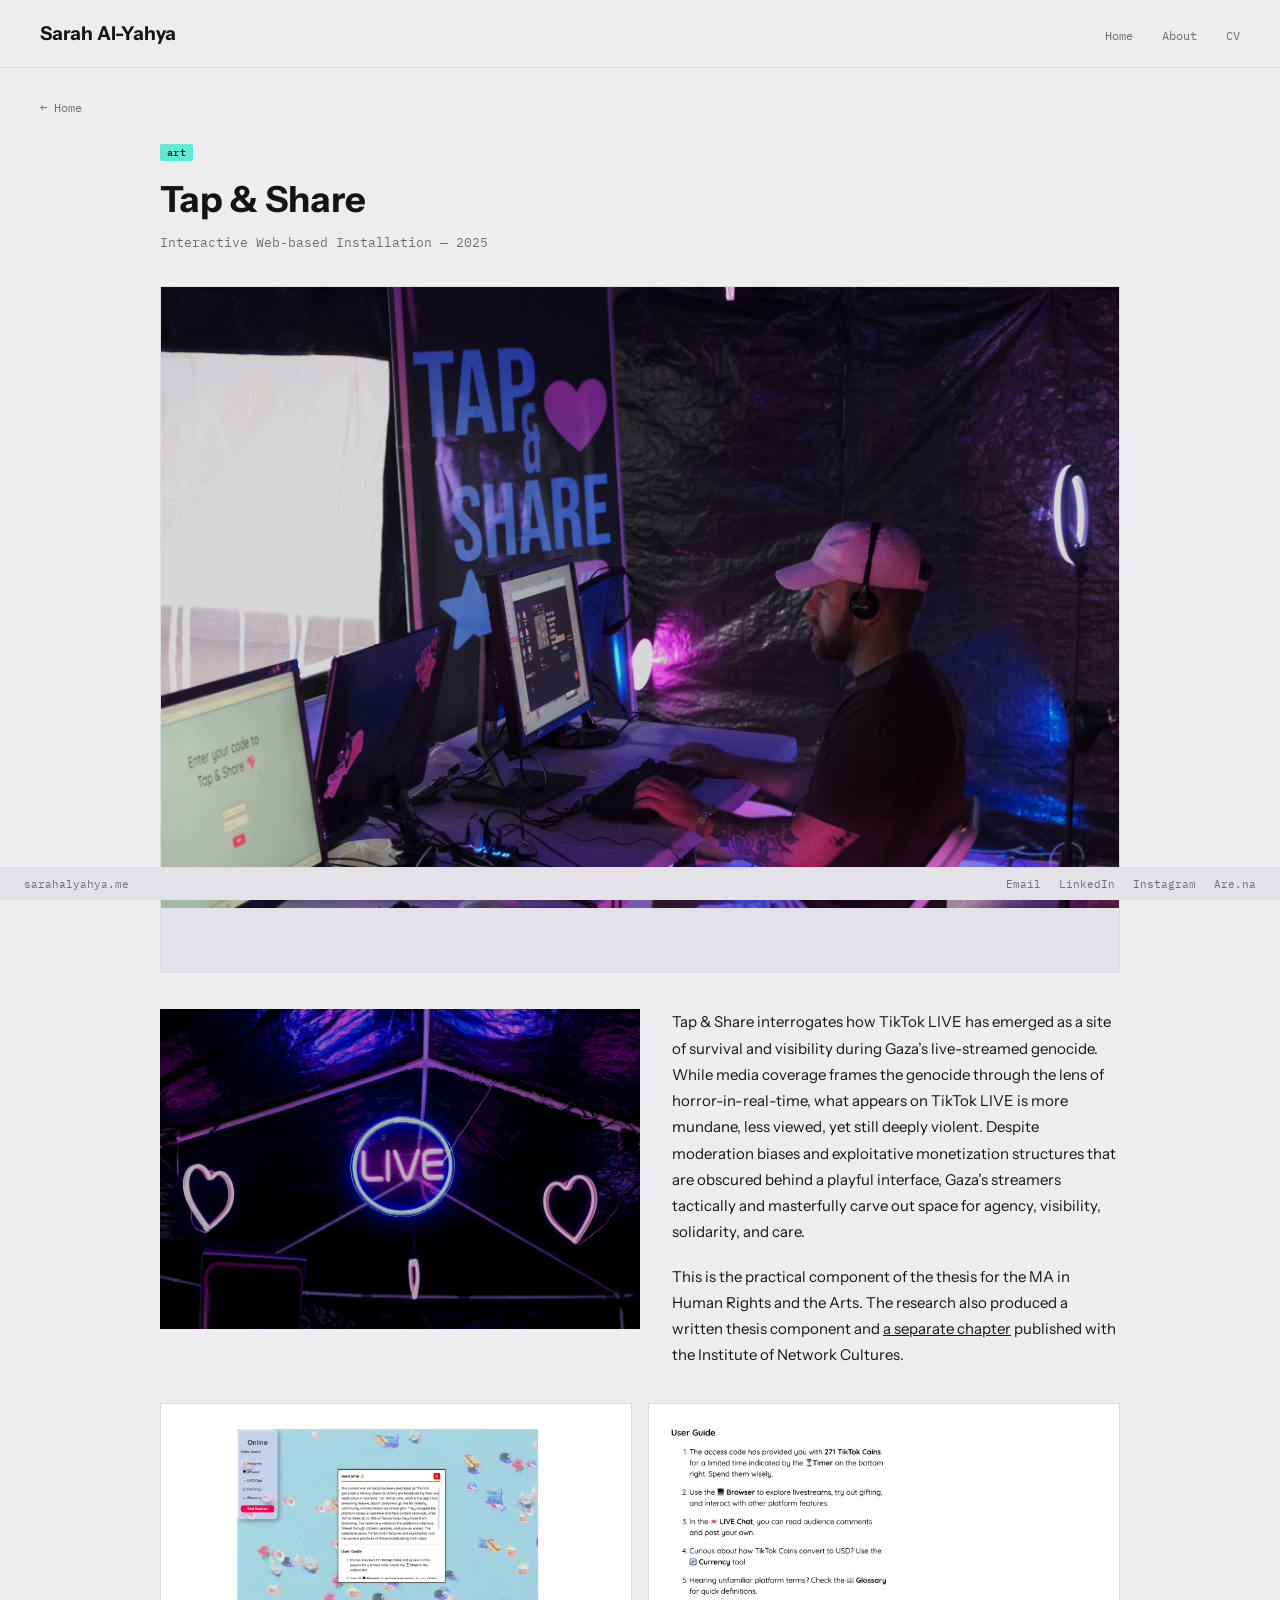
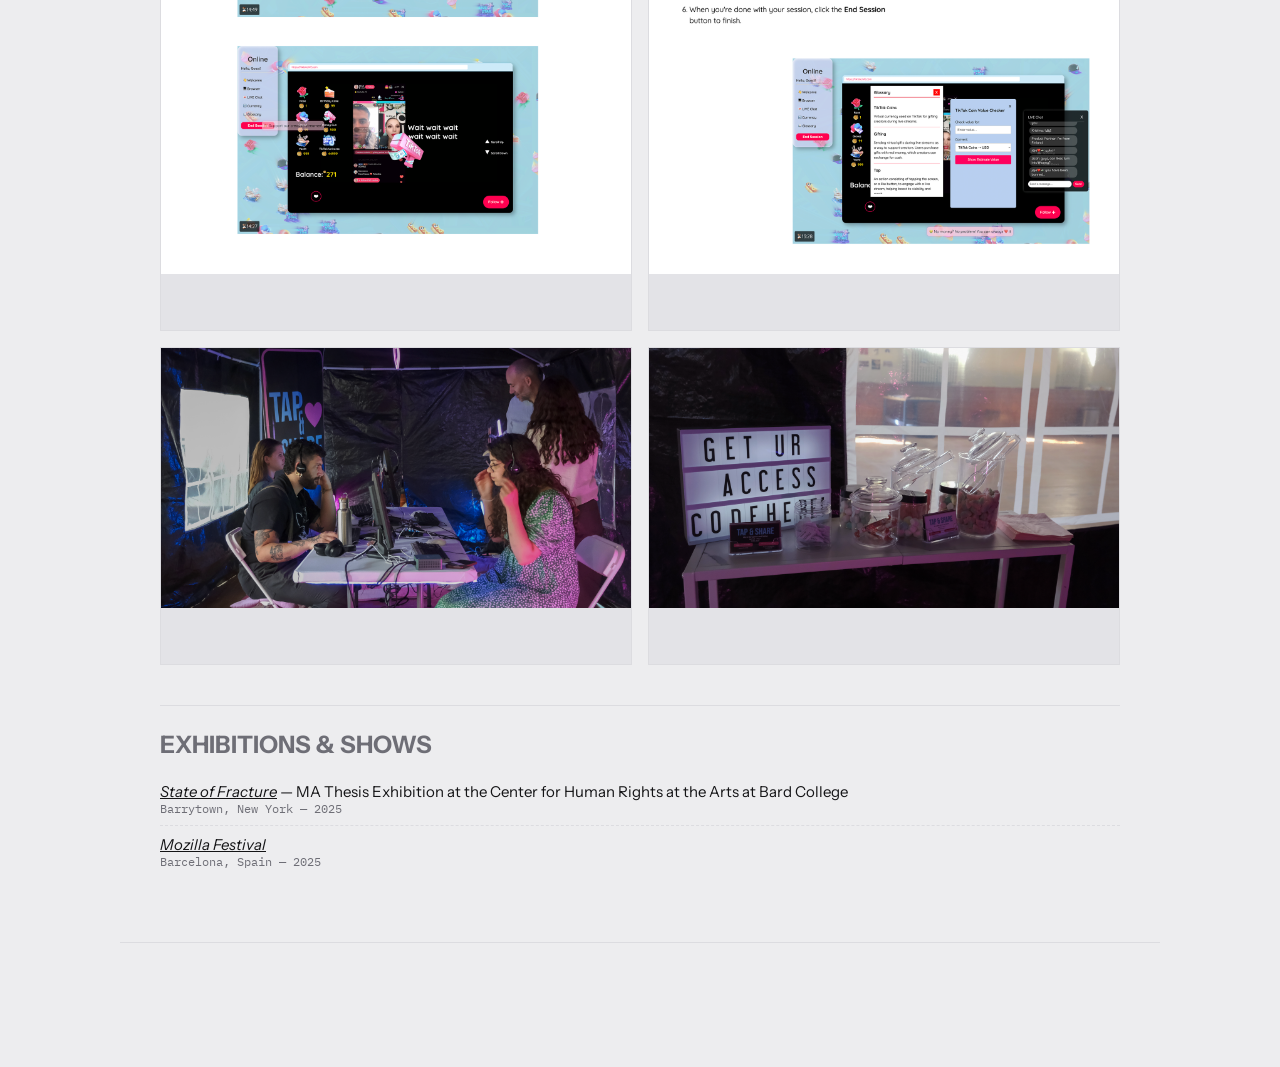
<file: projects/tap-and-share.html>
<!DOCTYPE html>
<html lang="en">
<head>
<meta charset="UTF-8">
<meta name="viewport" content="width=device-width, initial-scale=1.0">
<title>Tap & Share — Sarah Al-Yahya</title>
<link rel="icon" href="../assets/favicon-16x16.ico">
<link rel="preconnect" href="https://fonts.googleapis.com">
<link href="https://fonts.googleapis.com/css2?family=Instrument+Sans:ital,wght@0,400..700;1,400..700&family=IBM+Plex+Mono:wght@400;500&display=swap" rel="stylesheet">
<link rel="stylesheet" href="../css/style.css">
</head>
<body>



<header>
  <div class="wordmark">Sarah Al-Yahya</div>
  <nav>
    <a href="../index.html">Home</a>
    <a href="../about.html">About</a>
    <a href="../assets/AlYahya_Resume_Summer26.pdf" target="_blank">CV</a>
  </nav>
</header>

<a class="back-link" href="../index.html">&larr; Home</a>

<div class="detail">
  <div class="entry-topline">
   
    <span class="entry-tag" data-cat="art">art</span>
  </div>
  <h1 class="title">Tap & Share</h1>
  <div class="meta-line">Interactive Web-based Installation <span class="year">2025</span></div>
</div>

<div class="hero-frame" data-primary="art">
  <div class="frame-block">
    <div class="frame-inner">
      <img src="../assets/TnS/TnS_0.png" alt="">
      <div class="crop tl"></div><div class="crop tr"></div><div class="crop bl"></div><div class="crop br"></div>
    </div>
    <!-- <div class="frame-caption">Photo by The Center for Human Rights and the Arts</div> -->
  </div>
</div>

<div class="detail artwork-detail">
   <div class="frame-block">
    <div class="frame-inner">
      <img src="../assets/TnS/TnS_1.png" class="artwork-detail-img" alt="">
      <div class="crop tl"></div><div class="crop tr"></div><div class="crop bl"></div><div class="crop br"></div>
    </div>
  </div>
  <div class="body-text">
    <p>Tap & Share interrogates how TikTok LIVE has emerged as a site of survival and visibility during Gaza’s live-streamed genocide. While media coverage frames the genocide through the lens of horror-in-real-time, what appears on TikTok LIVE is more mundane, less viewed, yet still deeply violent. Despite moderation biases and exploitative monetization structures that are obscured behind a playful interface, Gaza’s streamers tactically and masterfully carve out space for agency, visibility, solidarity, and care. </p>
    <p>This is the practical component of the thesis for the MA in Human Rights and the Arts. The research also produced a written thesis component and <a data-cat="research-writing" href="https://etherport.org/publications/inc/Tactical_Media_Reader/chapters/witnessing-gaza-on-tiktok-live.html" target="_blank">a separate chapter</a> published with the Institute of Network Cultures.</p>
</div>

 
</div>

<div class="gallery-grid" data-primary="art">
  <div class="gallery-item">
    <div class="frame-inner">
      <img style="height: auto;" src="../assets/TnS/TnS_2.png" alt="...">
      <div class="crop tl"></div><div class="crop tr"></div><div class="crop bl"></div><div class="crop br"></div>
    </div>
  </div>
  <div class="gallery-item">
    <div class="frame-inner">
      <img  style="height: auto;" src="../assets/TnS/TnS_3.png" alt="...">
      <div class="crop tl"></div><div class="crop tr"></div><div class="crop bl"></div><div class="crop br"></div>
    </div>
  
  </div>
  <div class="gallery-item">
    <div class="frame-inner">
      <img src="../assets/TnS/TnS_4.png" alt="...">
      <div class="crop tl"></div><div class="crop tr"></div><div class="crop bl"></div><div class="crop br"></div>
    </div>
  </div>
  <div class="gallery-item">
    <div class="frame-inner">
      <img src="../assets/TnS/TnS_5.png" alt="...">
      <div class="crop tl"></div><div class="crop tr"></div><div class="crop bl"></div><div class="crop br"></div>
    </div>

  </div>
  
</div>
<div class="detail">
  <div class="exhibitions">
    <h2>Exhibitions &amp; Shows</h2>
    <ul>
      <li>
        <em><a data-cat="art" class="hovering-link" href="https://chra.bard.edu/thesis-year/2024-2025/">State of Fracture</a></em> — MA Thesis Exhibition at the Center for Human Rights at the Arts at Bard College 
        <div class="venue">Barrytown, New York — 2025</div>
      </li>
      <li>
        <em><a data-cat="art" class="hovering-link" href="https://www.mozillafestival.org/en/explore-the-schedule/">Mozilla Festival</a></em> 
        <div class="venue">Barcelona, Spain — 2025</div>
      </li>
    </ul>
  </div>
  </div>

<div class="pager">
  <!-- <a href="visualizing-palestine.html">&larr; Visualizing Palestine: A Chronicle of Colonialism</a>
  <a class="next" href="you-are-not-here.html">You Are Not Here &rarr;</a> -->
</div>


<div class="status-bar">
  <div class="path">sarahalyahya.me<span id="slugText"></span></div>
  <div class="status-links">
    <a href="mailto:sarahalyahya18@gmail.com">Email</a>
    <a href="https://www.linkedin.com/in/sarah-al-yahya/" target="_blank" rel="noopener">LinkedIn</a>
    <a href="https://www.instagram.com/sarah_alyahya/" target="_blank" rel="noopener">Instagram</a>
    <a href="https://www.are.na/twtwtwtwt" target="_blank" rel="noopener">Are.na</a>
  </div>
</div>

<script src="../js/main.js"></script>
</body>
</html>
</file>
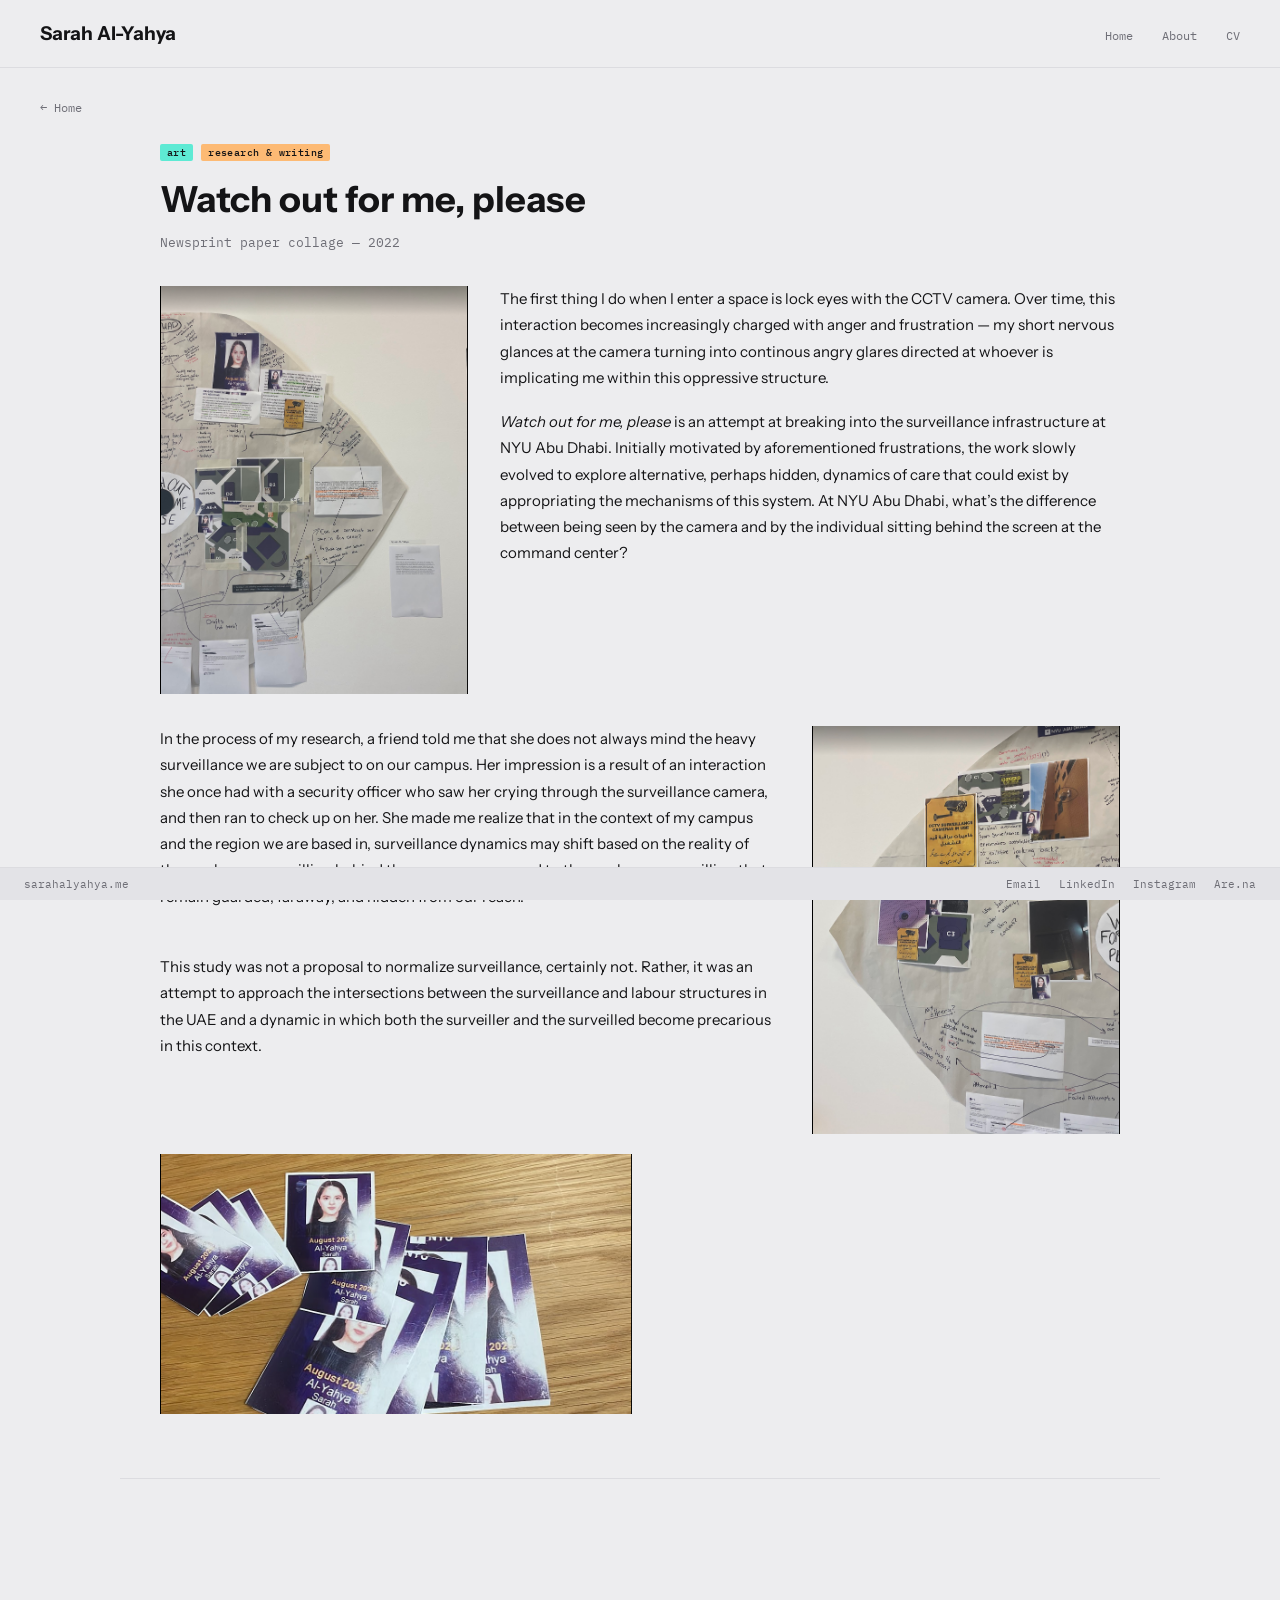
<file: projects/watch-out-for-me.html>
<!DOCTYPE html>
<html lang="en">
<head>
<meta charset="UTF-8">
<meta name="viewport" content="width=device-width, initial-scale=1.0">
<title>Watch out for me, please — Sarah Al-Yahya</title>
<link rel="icon" href="../assets/favicon-16x16.ico">
<link rel="preconnect" href="https://fonts.googleapis.com">
<link href="https://fonts.googleapis.com/css2?family=Instrument+Sans:ital,wght@0,400..700;1,400..700&family=IBM+Plex+Mono:wght@400;500&display=swap" rel="stylesheet">
<link rel="stylesheet" href="../css/style.css">
</head>
<body>



<header>
  <div class="wordmark">Sarah Al-Yahya</div>
  <nav>
    <a href="../index.html">Home</a>
    <a href="../about.html">About</a>
    <a href="../assets/AlYahya_Resume_Summer26.pdf" target="_blank">CV</a>
  </nav>
</header>

<a class="back-link" href="../index.html">&larr; Home</a>

<div class="detail">
  <div class="entry-topline">
   
    <span class="entry-tag" data-cat="art">art</span>
     <span class="entry-tag" data-cat="research-writing">research & writing</span>
  </div>
  <h1 class="title">Watch out for me, please</h1>
  <div class="meta-line">Newsprint paper collage <span class="year">2022</span></div>
</div>

<!-- <div class="hero-frame" data-primary="art">
  <div class="frame-block">
    <div class="frame-inner">
      <img src="../assets/wo4m/wo4m_0.png" alt="" style="width: auto; margin: 0 auto; height: 70%;">
      <div class="crop tl"></div><div class="crop tr"></div><div class="crop bl"></div><div class="crop br"></div>
    </div>
  </div>
</div> -->

<div class="detail artwork-detail">
   <div class="frame-block">
    <div class="frame-inner">
      <img src="../assets/wo4m/wo4m_0.png"  style="width: 100%;" alt="" >
    </div>
  </div>
  <div class="body-text">
    <p>The first thing I do when I enter a space is lock eyes with the CCTV camera. Over time, this interaction becomes increasingly charged with anger and frustration — my short nervous glances at the camera turning into continous angry glares directed at whoever is implicating me within this oppressive structure.</p>
    
    <p><i>Watch out for me, please </i>is an attempt at breaking into the surveillance infrastructure at NYU Abu Dhabi. Initially motivated by aforementioned frustrations, the work slowly evolved to explore alternative, perhaps hidden, dynamics of care that could exist by appropriating the mechanisms of this system. At NYU Abu Dhabi, what’s the difference between being seen by the camera and by the individual sitting behind the screen at the command center?</p>
</div>
</div>

<div class="detail artwork-detail">
   
  <div class="body-text">
    <p>In the process of my research, a friend told me that she does not always mind the heavy surveillance we are subject to on our campus. Her impression is a result of an interaction she once had with a security officer who saw her crying through the surveillance camera, and then ran to check up on her. 

She made me realize that in the context of my campus and the region we are based in, surveillance dynamics may shift based on the reality of those who are surveilling behind the screen, as opposed to those who are surveilling that remain guarded, faraway, and hidden from our reach.
</p>  
<br>
<p>This study was not a proposal to normalize surveillance, certainly not. Rather, it was an attempt to approach the intersections between the surveillance and labour structures in the UAE and a dynamic in which both the surveiller and the surveilled become precarious in this context. </p>  
</div>
<div class="frame-block">
    <div class="frame-inner">
      <img src="../assets/wo4m/wo4m_1.png"  style="width: 100%;" alt="" >
    </div>
  </div>
</div>

<div class="gallery-grid" data-primary="art">
  <div class="gallery-item">
    
      <img src="../assets/wo4m/wo4m_2.png" alt="...">
     

  </div>
  </div>



<div class="pager">
  <!-- <a href="visualizing-palestine.html">&larr; Visualizing Palestine: A Chronicle of Colonialism</a>
  <a class="next" href="you-are-not-here.html">You Are Not Here &rarr;</a> -->
</div>


<div class="status-bar">
  <div class="path">sarahalyahya.me<span id="slugText"></span></div>
  <div class="status-links">
    <a href="mailto:sarahalyahya18@gmail.com">Email</a>
    <a href="https://www.linkedin.com/in/sarah-al-yahya/" target="_blank" rel="noopener">LinkedIn</a>
    <a href="https://www.instagram.com/sarah_alyahya/" target="_blank" rel="noopener">Instagram</a>
    <a href="https://www.are.na/twtwtwtwt" target="_blank" rel="noopener">Are.na</a>
  </div>
</div>

<script src="../js/main.js"></script>
</body>
</html>
</file>
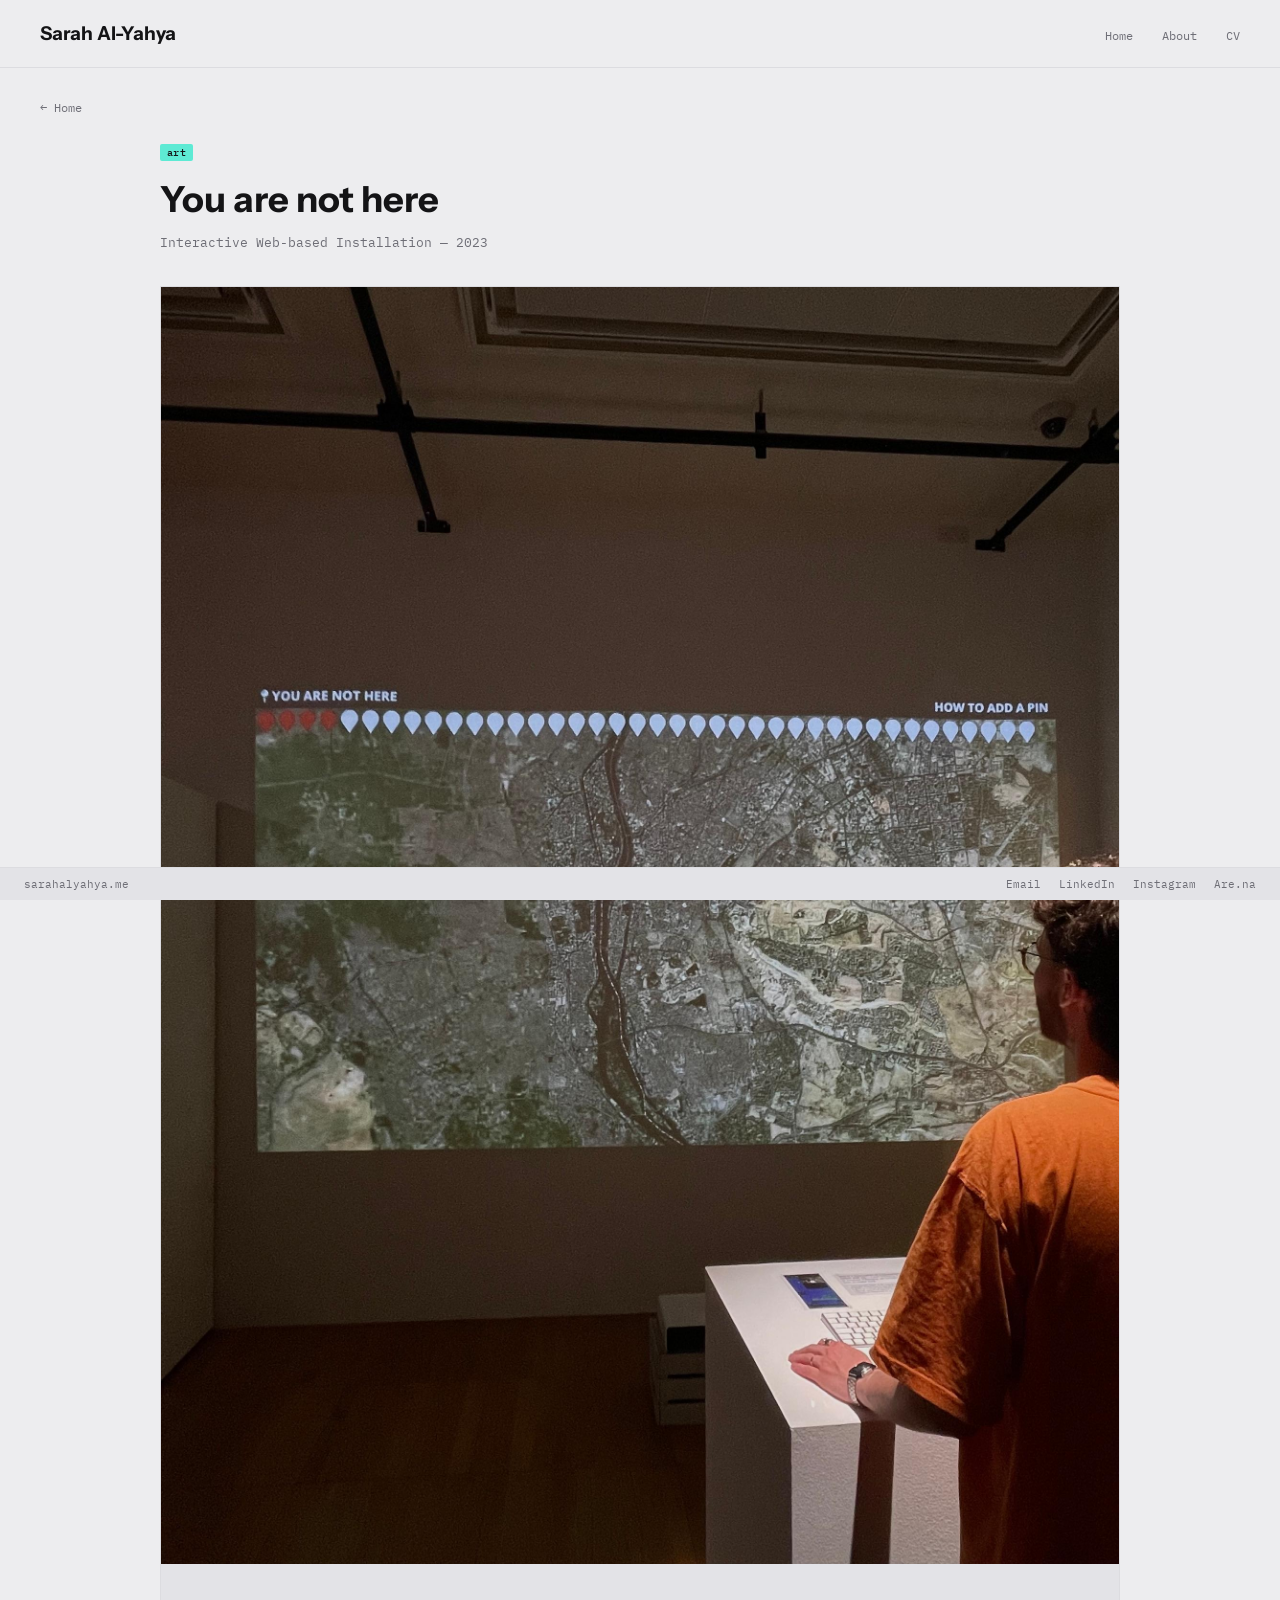
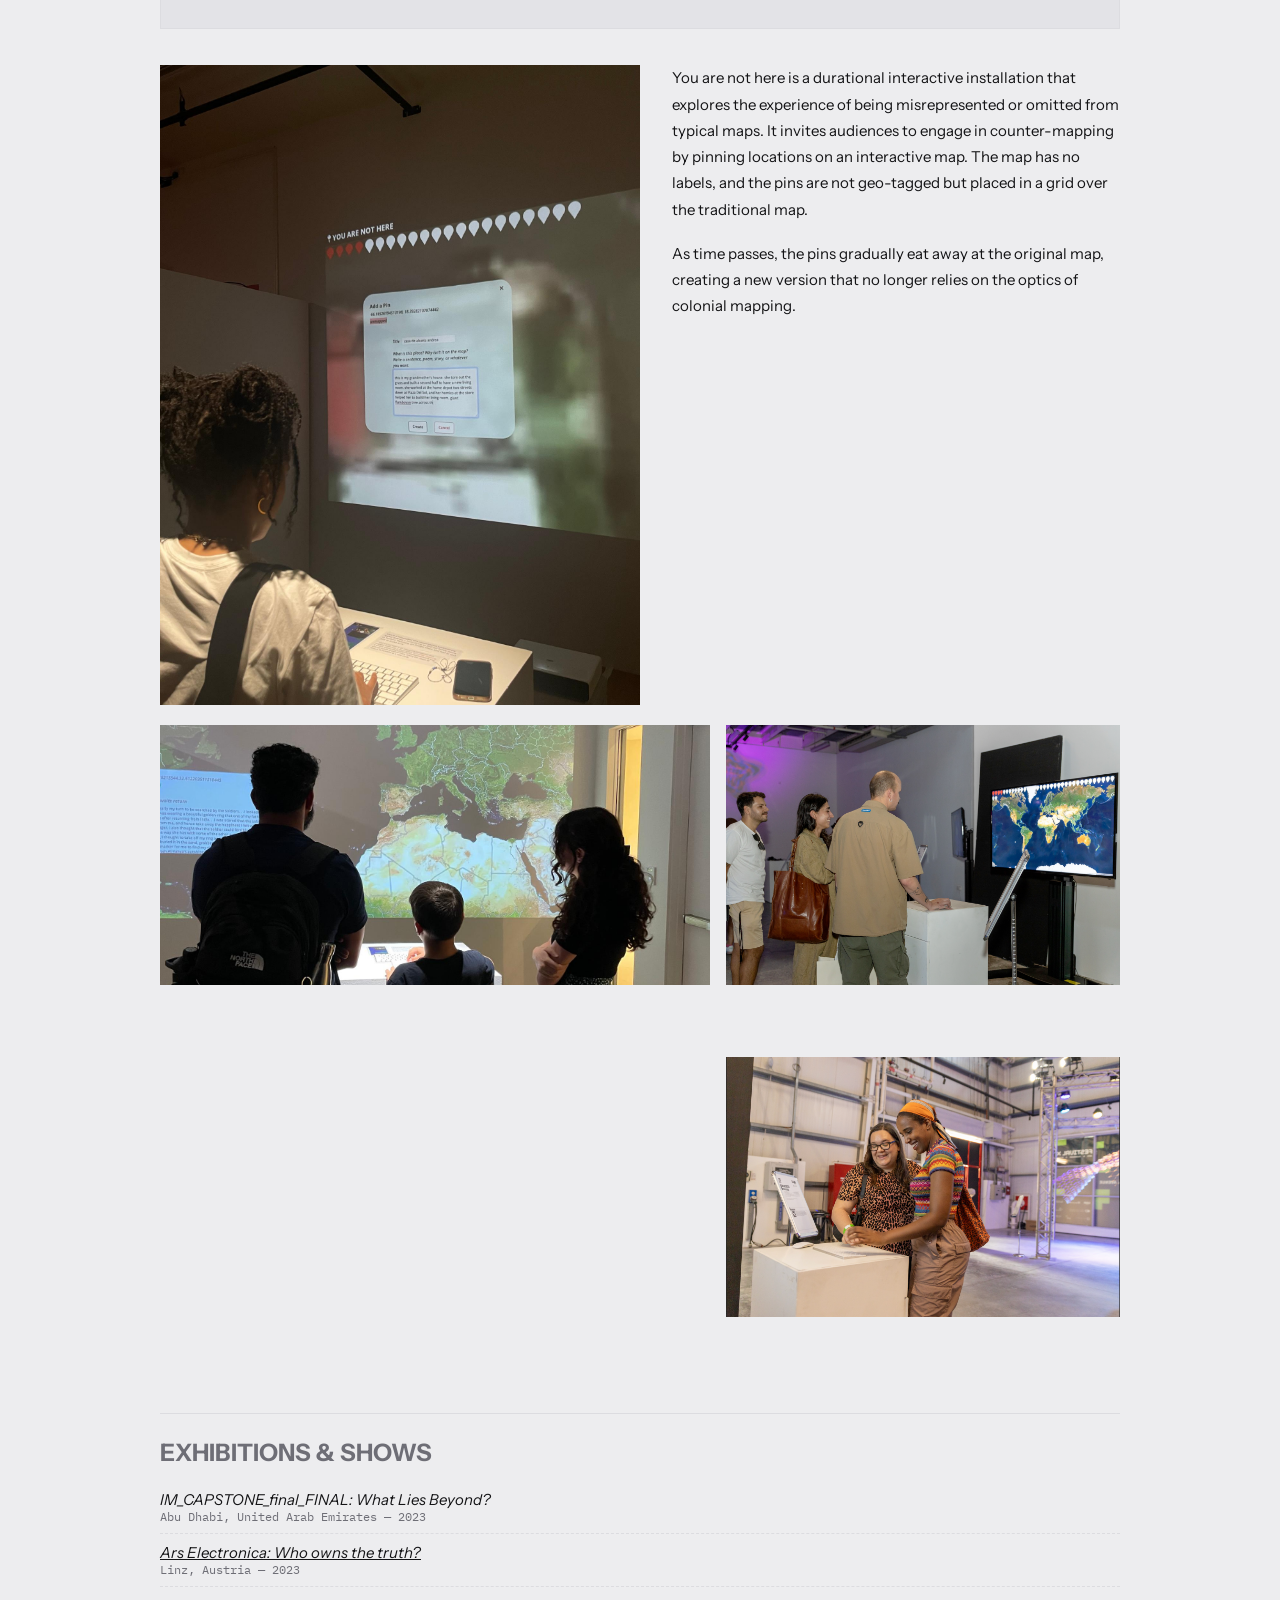
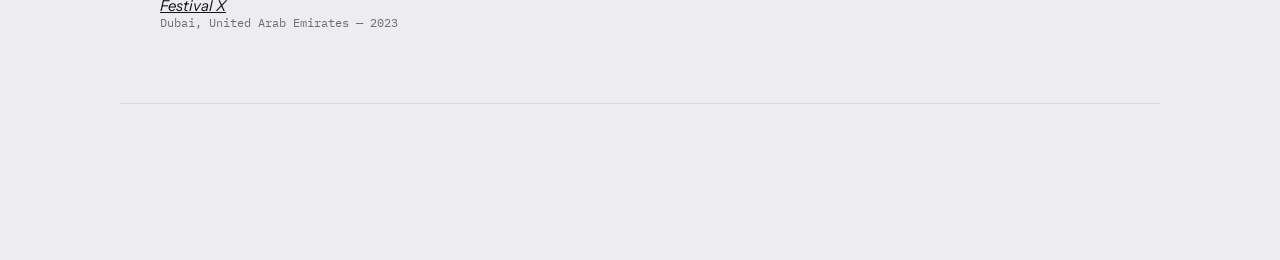
<file: projects/you-are-not-here.html>
<!DOCTYPE html>
<html lang="en">
<head>
<meta charset="UTF-8">
<meta name="viewport" content="width=device-width, initial-scale=1.0">
<link rel="icon" href="../assets/favicon-16x16.ico">
<title>You are not here — Sarah Al-Yahya</title>
<link rel="preconnect" href="https://fonts.googleapis.com">
<link href="https://fonts.googleapis.com/css2?family=Instrument+Sans:ital,wght@0,400..700;1,400..700&family=IBM+Plex+Mono:wght@400;500&display=swap" rel="stylesheet">
<link rel="stylesheet" href="../css/style.css">
</head>
<body>



<header>
  <div class="wordmark">Sarah Al-Yahya</div>
  <nav>
    <a href="../index.html">Home</a>
    <a href="../about.html">About</a>
    <a href="../assets/AlYahya_Resume_Summer26.pdf" target="_blank">CV</a>
  </nav>
</header>

<a class="back-link" href="../index.html">&larr; Home</a>

<div class="detail">
  <div class="entry-topline">
   
    <span class="entry-tag" data-cat="art">art</span>
  </div>
  <h1 class="title">You are not here</h1>
  <div class="meta-line">Interactive Web-based Installation <span class="year">2023</span></div>
</div>

<div class="hero-frame" data-primary="art">
  <div class="frame-block">
    <div class="frame-inner">
      <img src="../assets/yanh/yanh-0.jpg" alt="">
      <div class="crop tl"></div><div class="crop tr"></div><div class="crop bl"></div><div class="crop br"></div>
    </div>
  </div>
</div>

<div class="detail artwork-detail">
   <div class="frame-block">
    <div class="frame-inner">
      <img src="../assets/yanh/yanh-1.jpg" class="artwork-detail-img" alt="">
      <div class="crop tl"></div><div class="crop tr"></div><div class="crop bl"></div><div class="crop br"></div>
    </div>

  </div>
  <div class="body-text">
    <p>You are not here is a durational interactive installation that explores the experience of being misrepresented or omitted from typical maps. It invites audiences to engage in counter-mapping by pinning locations on an interactive map. The map has no labels, and the pins are not geo-tagged but placed in a grid over the traditional map. </p>
    <p> As time passes, the pins gradually eat away at the original map, creating a new version that no longer relies on the optics of colonial mapping.</p>
  </div>

 
</div>

<div class="gallery-grid" data-primary="art">
  <div class="gallery-item">
    <!-- <div class="frame-inner"> -->
      <img src="../assets/yanh/yanh-2.jpg" alt="...">
      <div class="crop tl"></div><div class="crop tr"></div><div class="crop bl"></div><div class="crop br"></div>
    <!-- </div> -->
  </div>
  <div class="gallery-item ">
    <!-- <div class="frame-inner"> -->
      <img src="../assets/yanh/yanh-4.png" alt="...">
      <div class="crop tl"></div><div class="crop tr"></div><div class="crop bl"></div><div class="crop br"></div>
    <!-- </div> -->
  </div>
  <div class="gallery-item grid-centered">
    <!-- <div class="frame-inner"> -->
            <!-- <iframe  src="https://www.youtube.com/embed/Yqhtfg2PwzE?si=9WfZ0GrEBb7-4kVZ" allowfullscreen></iframe> -->
<iframe width="550" height="300" src="https://www.youtube.com/embed/Yqhtfg2PwzE?si=9WfZ0GrEBb7-4kVZ" title="YouTube video player" frameborder="0" allow="accelerometer; autoplay; clipboard-write; encrypted-media; gyroscope; picture-in-picture; web-share" referrerpolicy="strict-origin-when-cross-origin" allowfullscreen></iframe>
    <!-- </div> -->
  </div>
  <div class="gallery-item">
    <!-- <div class="frame-inner"> -->
      <img src="../assets/yanh/yanh-3.png" alt="...">
      <div class="crop tl"></div><div class="crop tr"></div><div class="crop bl"></div><div class="crop br"></div>
    <!-- </div> -->
  </div>
  
</div>
<div class="detail">


  <div class="exhibitions">
    <h2>Exhibitions &amp; Shows</h2>
    <ul>
      <li>
        <em>IM_CAPSTONE_final_FINAL: What Lies Beyond?</em> 
        <div class="venue">Abu Dhabi, United Arab Emirates — 2023</div>
      </li>

      <li>
        <em><a data-cat="art" class="hovering-link" href="https://ars.electronica.art/who-owns-the-truth/de/you-are-not-here/">Ars Electronica: Who owns the truth?</a></em> 
        <div class="venue">Linz, Austria — 2023</div>
      </li>

       <li>
        <em><a data-cat="art" class="hovering-link" href="https://www.instagram.com/reel/CxGCvS_oB2d/?utm_source=ig_web_copy_link&igsi=MzRlODBiNWFlZA==">Festival X</a></em> 
        <div class="venue">Dubai, United Arab Emirates — 2023</div>
      </li>


    </ul>
  </div>
  </div>

<div class="pager">
  <!-- <a href="visualizing-palestine.html">&larr; Visualizing Palestine: A Chronicle of Colonialism</a>
  <a class="next" href="you-are-not-here.html">You Are Not Here &rarr;</a> -->
  <br>
  <br>
</div>


<div class="status-bar">
  <div class="path">sarahalyahya.me<span id="slugText"></span></div>
  <div class="status-links">
    <a href="mailto:sarahalyahya18@gmail.com">Email</a>
    <a href="https://www.linkedin.com/in/sarah-al-yahya/" target="_blank" rel="noopener">LinkedIn</a>
    <a href="https://www.instagram.com/sarah_alyahya/" target="_blank" rel="noopener">Instagram</a>
    <a href="https://www.are.na/twtwtwtwt" target="_blank" rel="noopener">Are.na</a>
  </div>
</div>

<script src="../js/main.js"></script>
</body>
</html>







<!-- <iframe width="560" height="315" src="https://www.youtube.com/embed/Yqhtfg2PwzE?si=syw80w5eocTJ9FTr" title="YouTube video player" frameborder="0" allow="accelerometer; autoplay; clipboard-write; encrypted-media; gyroscope; picture-in-picture; web-share" referrerpolicy="strict-origin-when-cross-origin" allowfullscreen></iframe> -->
</file>
<file: css/style.css>
/* old colors */

/* :root {
  --void: #131210;
  --panel: #1c1a17;
  --panel-2: #221f1b;
  --ink: #eeece5;
  --ink-dim: #948f86;
  --line: #2e2b26;
  --cyan: #2de2d6;
  --amber: #ffb33e;
  --magenta: #ff3e7f;
  --violet: #9b6bff;


  --pill-ink: #131210;


  --sans: 'Instrument Sans', sans-serif;
  --mono: 'IBM Plex Mono', monospace;
} */

:root {
  /* --void: #ffffff;
  --panel: #f5f5f7;
  --panel-2: #eaeaec; */
  --ink: #141416;
  --ink-dim: #6e6e76;
  /* --line: #e4e4e7; */

--void: #ededef;
--panel: #e3e3e7;
--panel-2: #e4e4e7;
--line: #dcdce0;

  --cyan-fill: #5eead4;
  --cyan-text: #0f766e;
  --amber-fill: #fdba74;
  --amber-text: #c2410c;
  --magenta-fill: #f9a8d4;
  --magenta-text: #be185d;
  --violet-fill: #c4b5fd;
  --violet-text: #6d28d9;

  --pill-ink: #141416;

  --sans: 'Instrument Sans', sans-serif;
  --mono: 'IBM Plex Mono', monospace;
}


* {
  box-sizing: border-box;
}

body {
  margin: 0;
  background: var(--void);
  color: var(--ink);
  font-family: var(--sans);
}

a {
  color: inherit;
  text-decoration: none;
}



header {
  display: flex;
  justify-content: space-between;
  align-items: center;
  padding: 22px 40px;
  border-bottom: 1px solid var(--line);
}

.wordmark {
  font-size: 19px;
  font-weight: 700;
  letter-spacing: -0.01em;
}

nav a {
  font-family: var(--mono);
  font-size: 12px;
  margin-left: 26px;
  color: var(--ink-dim);
  transition: color 0.15s ease;
}
nav a.active {
  color: var(--ink);
}
nav a:hover,
nav a:focus-visible {
  color: var(--cyan-text);
}

.hero {
  max-width: 720px;
  margin: 60px auto 8px;
  padding: 0 40px;
}

.hero h1 {
  font-size: clamp(23px, 3vw, 30px);
  font-weight: 500;
  line-height: 1.55;
  margin: 0 0 18px;
}

.hl {
  background: linear-gradient(transparent 62%, rgba(94,234,212,0.5) 62%);
}
.hero p.sub {
  font-family: var(--mono);
  font-size: 12.5px;
  color: var(--ink-dim);
  line-height: 1.7;
  max-width: 520px;
}

/* ---------- filters (index page) ---------- */
.filters {
  max-width: 1040px;
  margin: 52px auto 0;
  padding: 0 40px;
  display: flex;
  align-items: center;
  gap: 26px;
  flex-wrap: wrap;
  border-bottom: 1px solid var(--line);
}

.filters button {
  background: none;
  border: none;
  border-bottom: 2px solid transparent;
  cursor: pointer;
  font-family: var(--mono);
  font-size: 12px;
  color: var(--ink-dim);
  display: flex;
  align-items: center;
  gap: 8px;
  padding: 0 0 12px;
}

.dotkey {
  width: 7px;
  height: 7px;
  border-radius: 1px;
  background: var(--ink-dim);
  flex: none;
}

/* old colors */
/* .filters button[data-filter="art"] .dotkey {
  background: var(--cyan);
}
.filters button[data-filter="research-writing"] .dotkey {
  background: var(--amber);
}
.filters button[data-filter="workshops"] .dotkey {
  background: var(--magenta);
}
.filters button[data-filter="collaborations"] .dotkey {
  background: var(--violet);
}

.filters button:hover {
  color: var(--ink);
}
.filters button.active {
  color: var(--ink);
}
.filters button[data-filter="art"].active {
  color: var(--cyan);
  border-bottom-color: var(--cyan);
}
.filters button[data-filter="research-writing"].active {
  color: var(--amber);
  border-bottom-color: var(--amber);
}
.filters button[data-filter="workshops"].active {
  color: var(--magenta);
  border-bottom-color: var(--magenta);
}
.filters button[data-filter="collaborations"].active {
  color: var(--violet);
  border-bottom-color: var(--violet);
}
.filters button[data-filter="all"].active {
  border-bottom-color: var(--ink);
} */

.filters button[data-filter="art"] .dotkey {
  background: var(--cyan-text);
}
.filters button[data-filter="research-writing"] .dotkey {
  background: var(--amber-text);
}
.filters button[data-filter="workshops"] .dotkey {
  background: var(--magenta-text);
}
.filters button[data-filter="collaborations"] .dotkey {
  background: var(--violet-text);
}

.filters button[data-filter="art"].active {
  color: var(--cyan-text);
  border-bottom-color: var(--cyan-text);
}
.filters button[data-filter="research-writing"].active {
  color: var(--amber-text);
  border-bottom-color: var(--amber-text);
}
.filters button[data-filter="workshops"].active {
  color: var(--magenta-text);
  border-bottom-color: var(--magenta-text);
}
.filters button[data-filter="collaborations"].active {
  color: var(--violet-text);
  border-bottom-color: var(--violet-text);
}

.filters button:hover {
  color: var(--ink);
}
.filters button[data-filter="all"].active {
  color: var(--ink);
  border-bottom-color: var(--ink);
}

.count {
  margin-left: auto;
  font-family: var(--mono);
  font-size: 11px;
  color: var(--ink-dim);
  padding-bottom: 12px;
}


.index-list {
  list-style: none;
  max-width: 1040px;
  margin: 0 auto;
  padding: 0 40px 100px;
}

.entry {
  display: flex;
  gap: 28px;
  padding: 30px 0;
  border-bottom: 1px solid var(--line);
  outline: none;
  cursor: pointer;
}
.entry.hidden {
  display: none;
}




.thumb {
  flex: none;
  width: 136px;
  height: 100px;
  position: relative;
  background: var(--panel);
  border: 1px solid var(--line);
}
.thumb img {
  width: 100%;
  height: 100%;
  object-fit: cover;
  display: block;
  transition: all 0.7s ease-in;
}

/* .thumb img:hover{
  transform: scale(1.5);

} */

.thumb-pending {
  width: 100%;
  height: 100%;
  display: flex;
  align-items: center;
  justify-content: center;
  background: var(--panel-2);
  font-family: var(--mono);
  font-size: 9px;
  letter-spacing: 0.08em;
  text-transform: uppercase;
  color: var(--ink-dim);
  text-align: center;
  padding: 0 10px;
}



.entry-body {
  flex: 1;
  min-width: 0;
}

.entry-topline {
  display: flex;
  align-items: center;
  gap: 8px;
  flex-wrap: wrap;
  margin-bottom: 9px;
}

.catno {
  font-family: var(--mono);
  font-size: 10.5px;
  letter-spacing: 0.06em;
  color: var(--ink-dim);
  margin-right: 4px;
}

.entry-tag {
  font-family: var(--mono);
  font-size: 10px;
  letter-spacing: 0.04em;
  padding: 2px 7px;
  border-radius: 2px;
  color: var(--pill-ink);
  font-weight: 500;
}

/* old colors */
/* .entry-tag[data-cat="art"] {
  background: var(--cyan);
}
.entry-tag[data-cat="research-writing"] {
  background: var(--amber);
}
.entry-tag[data-cat="workshops"] {
  background: var(--magenta);
}
.entry-tag[data-cat="collaborations"] {
  background: var(--violet);
} */

.entry-tag[data-cat="art"] {
  background: var(--cyan-fill);
}
.entry-tag[data-cat="research-writing"] {
  background: var(--amber-fill);
}
.entry-tag[data-cat="workshops"] {
  background: var(--magenta-fill);
}
.entry-tag[data-cat="collaborations"] {
  background: var(--violet-fill);
}

.entry[data-primary="art"],
.hero-frame[data-primary="art"],
.artwork-detail[data-primary="art"],
.gallery-grid[data-primary="art"] {
  --c: var(--cyan-text);
}
.entry[data-primary="research-writing"],
.hero-frame[data-primary="research-writing"],
.artwork-detail[data-primary="research-writing"],
.gallery-grid[data-primary="research-writing"] {
  --c: var(--amber-text);
}
.entry[data-primary="workshops"],
.hero-frame[data-primary="workshops"],
.artwork-detail[data-primary="workshops"],
.gallery-grid[data-primary="workshops"] {
  --c: var(--magenta-text);
}
.entry[data-primary="collaborations"],
.hero-frame[data-primary="collaborations"],
.artwork-detail[data-primary="collaborations"],
.gallery-grid[data-primary="collaborations"] {
  --c: var(--violet-text);
}

/* status flag — separate from category pills on purpose:
   outlined not filled, neutral not accent-colored, so it
   never looks like a fifth type in the four-color system */
.status-tag {
  background: none;
  border: 1px dashed var(--ink-dim);
  color: var(--ink-dim);
}

.entry-head {
  display: flex;
  justify-content: space-between;
  align-items: baseline;
  gap: 12px;
  flex-wrap: wrap;
}

.entry-title {
  font-size: 17px;
  font-weight: 700;
  margin: 0;
  color: var(--ink);
  transition: color 0.15s ease;
}
.entry:hover .entry-title {
  color: var(--c);
}

.entry-year {
  font-family: var(--mono);
  font-size: 11.5px;
  color: var(--ink-dim);
  white-space: nowrap;
}

.entry-meta {
  font-family: var(--mono);
  font-size: 11.5px;
  color: var(--ink-dim);
  margin: 7px 0 7px;
}

.entry-desc {
  font-size: 13.5px;
  color: var(--ink-dim);
  line-height: 1.6;
  margin: 0;
  max-width: 560px;
}

.entry-link {
  display: inline-block;
  margin-top: 10px;
  font-family: var(--mono);
  font-size: 11px;
  color: var(--c);
  border-bottom: 1px solid currentColor;
  opacity: 0.85;
}
.entry-link:hover {
  opacity: 1;
}

.hovering-link{
  text-decoration: underline;
}
/* old colors */
/*
.hovering-link[data-cat="art"]:hover {
  color: var(--cyan);
}
.hovering-link[data-cat="research-writing"]:hover {
  color: var(--amber);
}
.hovering-link[data-cat="workshops"]:hover {
  color: var(--magenta);
}
.hovering-link[data-cat="collaborations"]:hover {
  color: var(--violet);
}

.entry[data-primary="art"],
.hero-frame[data-primary="art"],
.artwork-detail[data-primary="art"],
.gallery-grid[data-primary="art"] {
  --c: var(--cyan);
}
.entry[data-primary="research-writing"],
.hero-frame[data-primary="research-writing"],
.artwork-detail[data-primary="research-writing"],
.gallery-grid[data-primary="research-writing"] {
  --c: var(--amber);
}
.entry[data-primary="workshops"],
.hero-frame[data-primary="workshops"],
.artwork-detail[data-primary="workshops"],
.gallery-grid[data-primary="workshops"] {
  --c: var(--magenta);
}
.entry[data-primary="collaborations"],
.hero-frame[data-primary="collaborations"],
.artwork-detail[data-primary="collaborations"],
.gallery-grid[data-primary="collaborations"] {
  --c: var(--violet);
} */

.hovering-link[data-cat="art"]:hover {
  color: var(--cyan-text);
}
.hovering-link[data-cat="research-writing"]:hover {
  color: var(--amber-text);
}
.hovering-link[data-cat="workshops"]:hover {
  color: var(--magenta-text);
}
.hovering-link[data-cat="collaborations"]:hover {
  color: var(--violet-text);
}
.gallery-grid {
  display: grid;
  grid-template-columns: repeat(2, 1fr);
  gap: 16px;
  max-width: 1040px;
  margin: 1rem auto 36px;
  padding: 0 40px;
}
.grid-centered{
  align-self: center;
  justify-self: center;
}

.gallery-item .frame-inner {
  position: relative;
  border: 1px solid var(--line);
  background: var(--panel);
}
.gallery-item img {
  width: 100%;
  height: 260px;
  object-fit: cover;
  display: block;
}
.gallery-item .crop {
  width: 14px;
  height: 14px;
  opacity: 0.85;
}
.gallery-item .frame-caption {
  text-align: left;
}

/* ---------- status bar (index page) ---------- */
.status-bar {
  position: fixed;
  left: 0;
  right: 0;
  bottom: 0;
  padding: 9px 24px;
  background: var(--panel);
  border-top: 1px solid var(--line);
  font-family: var(--mono);
  font-size: 11px;
  color: var(--ink-dim);
  display: flex;
  justify-content: space-between;
}
.status-bar .path span {
  color: var(--cyan-text);
}

.status-links {
  display: flex;
  gap: 18px;
}
.status-links a {
  color: var(--ink-dim);
}
.status-links a:hover {
  color: var(--cyan-text);
}

/* ---------- project detail page ---------- */
.back-link {
  display: inline-flex;
  align-items: center;
  gap: 6px;
  font-family: var(--mono);
  font-size: 12px;
  color: var(--ink-dim);
  margin: 32px 40px 0;
}
.back-link:hover {
  color: var(--cyan);
}

.detail {
  max-width: 1040px;
  margin: 28px auto 0;
  padding: 0 40px;
}

.artwork-detail{
  display: flex;
  flex-direction: row;
  gap: 2rem;
  max-width: 1040px;
}

.artwork-detail-img{
  width: 30rem;
}
.detail .entry-topline {
  margin-bottom: 16px;
}

.detail h1.title {
  font-size: clamp(26px, 4vw, 36px);
  font-weight: 700;
  line-height: 1.25;
  margin: 0 0 12px;
}

.detail .meta-line {
  font-family: var(--mono);
  font-size: 12.5px;
  color: var(--ink-dim);
  margin-bottom: 36px;
}
.detail .meta-line .year::before {
  content: "— ";
}

.hero-frame {
  position: relative;
  margin: 0 auto 36px;
  max-width: 1040px;
  padding: 0 40px;
}
.hero-frame .frame-inner {
  position: relative;
  border: 1px solid var(--line);
  background: var(--panel);
}
.hero-frame img {
  width: 100%;
  display: block;
}
.hero-frame .crop {
  width: 16px;
  height: 16px;
  opacity: 0.85;
}

.frame-caption{
  margin: 0.15rem;
  font-size: 0.7rem;

}

.body-text {
  font-size: 15px;
  line-height: 1.75;
  color: var(--ink);
  max-width: 620px;
}
.body-text p {
  margin: 0 0 18px;
}

.body-text a{
  text-decoration: underline;
}

.body-text a[data-cat="research-writing"]:hover{
   color: var(--amber);
   border-bottom-color: var(--amber);

}

.exhibitions {
  margin-top: 40px;
  padding-top: 24px;
  border-top: 1px solid var(--line);
}
.exhibitions h2 {
  font-family: var(--sans);
  text-transform: uppercase;
  color: var(--ink-dim);
  margin: 0 0 14px;

}
.exhibitions ul {
  list-style: none;
  padding: 0;
  margin: 0;
  font-size: 15px;
}
.exhibitions li {
  padding: 9px 0;
  border-bottom: 1px dashed var(--line);
}
.exhibitions li:last-child {
  border-bottom: none;
}
.exhibitions li .venue {
  color: var(--ink-dim);
  font-family: var(--mono);
  font-size: 11.5px;
}

.talk-desc{
  font-size: 15px;
}
.pager {
  display: flex;
  justify-content: space-between;
  gap: 20px;
  margin: 64px auto 100px;
  max-width: 1040px;
  padding: 24px 40px 0;
  border-top: 1px solid var(--line);
  font-family: var(--mono);
  font-size: 12.5px;
}
.pager a {
  color: var(--ink-dim);
  max-width: 45%;
}
.pager a:hover {
  color: var(--ink);
}
.pager .next {
  text-align: right;
}
.pager .dir {
  display: block;
  font-size: 10px;
  color: var(--ink-dim);
  margin-bottom: 4px;
  letter-spacing: 0.08em;
  text-transform: uppercase;
}

/* about pg */

.about-wrap {
  display: flex;
  gap: 3.5rem;
  max-width: 65rem;
  margin: 3.75rem auto 1.6rem;
  padding: 0 2.5rem;
  flex-wrap: wrap;
}

.about-photo {
  flex: 1 1 21.25rem;
  max-width: 25rem;
  max-height: 5rem;
  border: 1px solid var(--line);
  background: var(--panel);
}
.about-photo img {
  width: 100%;
  display: block;
}

.about-text {
    flex: 2 1 26.25rem;
    font-size: 0.93rem;
    line-height: 1.75; }

.about-text p {

    margin: 6rem 0 1.2rem;
    max-width: 30rem;
}

.email-highlight {
  display: inline-block;
  background: var(--cyan-fill);
  color: var(--pill-ink);
  font-family: var(--mono);
  font-style: italic;
  font-size: 13px;
  padding: 4px 9px;
  margin-top: 12px;
}

.email-highlight:hover {
  background: var(--amber-fill);
}

@media (max-width: 640px) {
  .about-wrap {
      padding-left: 20px;
      padding-right: 20px;
  }
  .about-text{
      margin-top: 13rem;
      margin-bottom: 1rem;
  }
  .email-highlight{
      margin-top: 0;
  }

}



@media (max-width: 640px) {
  header, .hero, .filters, .index-list, .detail, .hero-frame, .pager, .cv-wrap {
      padding-left: 20px;
      padding-right: 20px;
  }
  .back-link{
      display: none;
  }
  .entry {
      flex-direction: column;
  }
  .thumb {
      width: 100%;
      height: 170px;
  }
  .count {
      margin-left: 0;
      width: 100%;
  }
  .status-bar {
      justify-content: center;
      padding: 10px 16px;
  }
  .status-bar .path {
      display: none;
  }
  .status-links {
      gap: 14px;
      font-size: 10.5px;
  }
  .pager {
    flex-direction: column;
    gap: 16px;
  }
  .pager a {
    max-width: 100%;
  }
  .cv-row {
    flex-direction: column;
    gap: 4px;
  }
  .cv-when {
    width: auto;
  }
  .artwork-detail {
    flex-direction: column;
  }
  .artwork-detail-img {
    width: 100%;
  }
  .gallery-grid {
    grid-template-columns: 1fr;
    padding-left: 20px;
    padding-right: 20px;
  }
}


.cv-wrap {
  max-width: 760px;
  margin: 56px auto 100px;
  padding: 0 40px;
}

.cv-head {
  display: flex;
  justify-content: space-between;
  align-items: baseline;
  flex-wrap: wrap;
  gap: 12px;
  margin-bottom: 44px;
}
.cv-head h1 {
  font-size: 26px;
  font-weight: 700;
  margin: 0;
}
.cv-download {
  font-family: var(--mono);
  font-size: 12px;
  color: var(--ink-dim);
  border-bottom: 1px solid currentColor;
}
.cv-download:hover {
  color: var(--cyan-text);
}

.cv-section {
  margin-bottom: 48px;
}
.cv-section h2 {
  font-family: var(--mono);
  font-size: 11px;
  text-transform: uppercase;
  letter-spacing: 0.1em;
  color: var(--ink-dim);
  font-weight: 500;
  margin: 0 0 6px;
  padding-bottom: 10px;
  border-bottom: 1px solid var(--line);
}

.cv-row {
  display: flex;
  gap: 24px;
  padding: 14px 0;
  border-bottom: 1px dashed var(--line);
}
.cv-row:last-child {
  border-bottom: none;
}

.cv-when {
  flex: none;
  width: 108px;
  font-family: var(--mono);
  font-size: 11.5px;
  color: var(--ink-dim);
  padding-top: 2px;
}

.cv-what {
  flex: 1;
}
.cv-title {
  font-size: 14.5px;
  font-weight: 700;
  margin-bottom: 3px;
}
.cv-org {
  font-family: var(--mono);
  font-size: 12px;
  color: var(--ink-dim);
}
.cv-view {
  display: inline-block;
  margin-left: 10px;
  font-family: var(--mono);
  font-size: 11px;
  color: var(--cyan-text);
  border-bottom: 1px solid currentColor;
}

.cv-skills {
  display: flex;
  flex-direction: column;
  gap: 14px;
  font-size: 13.5px;
  line-height: 1.6;
  padding-top: 8px;
}
.cv-skill-label {
  font-family: var(--mono);
  font-size: 11px;
  color: var(--ink-dim);
  text-transform: uppercase;
  letter-spacing: 0.06em;
  display: block;
  margin-bottom: 2px;
}
</file>
